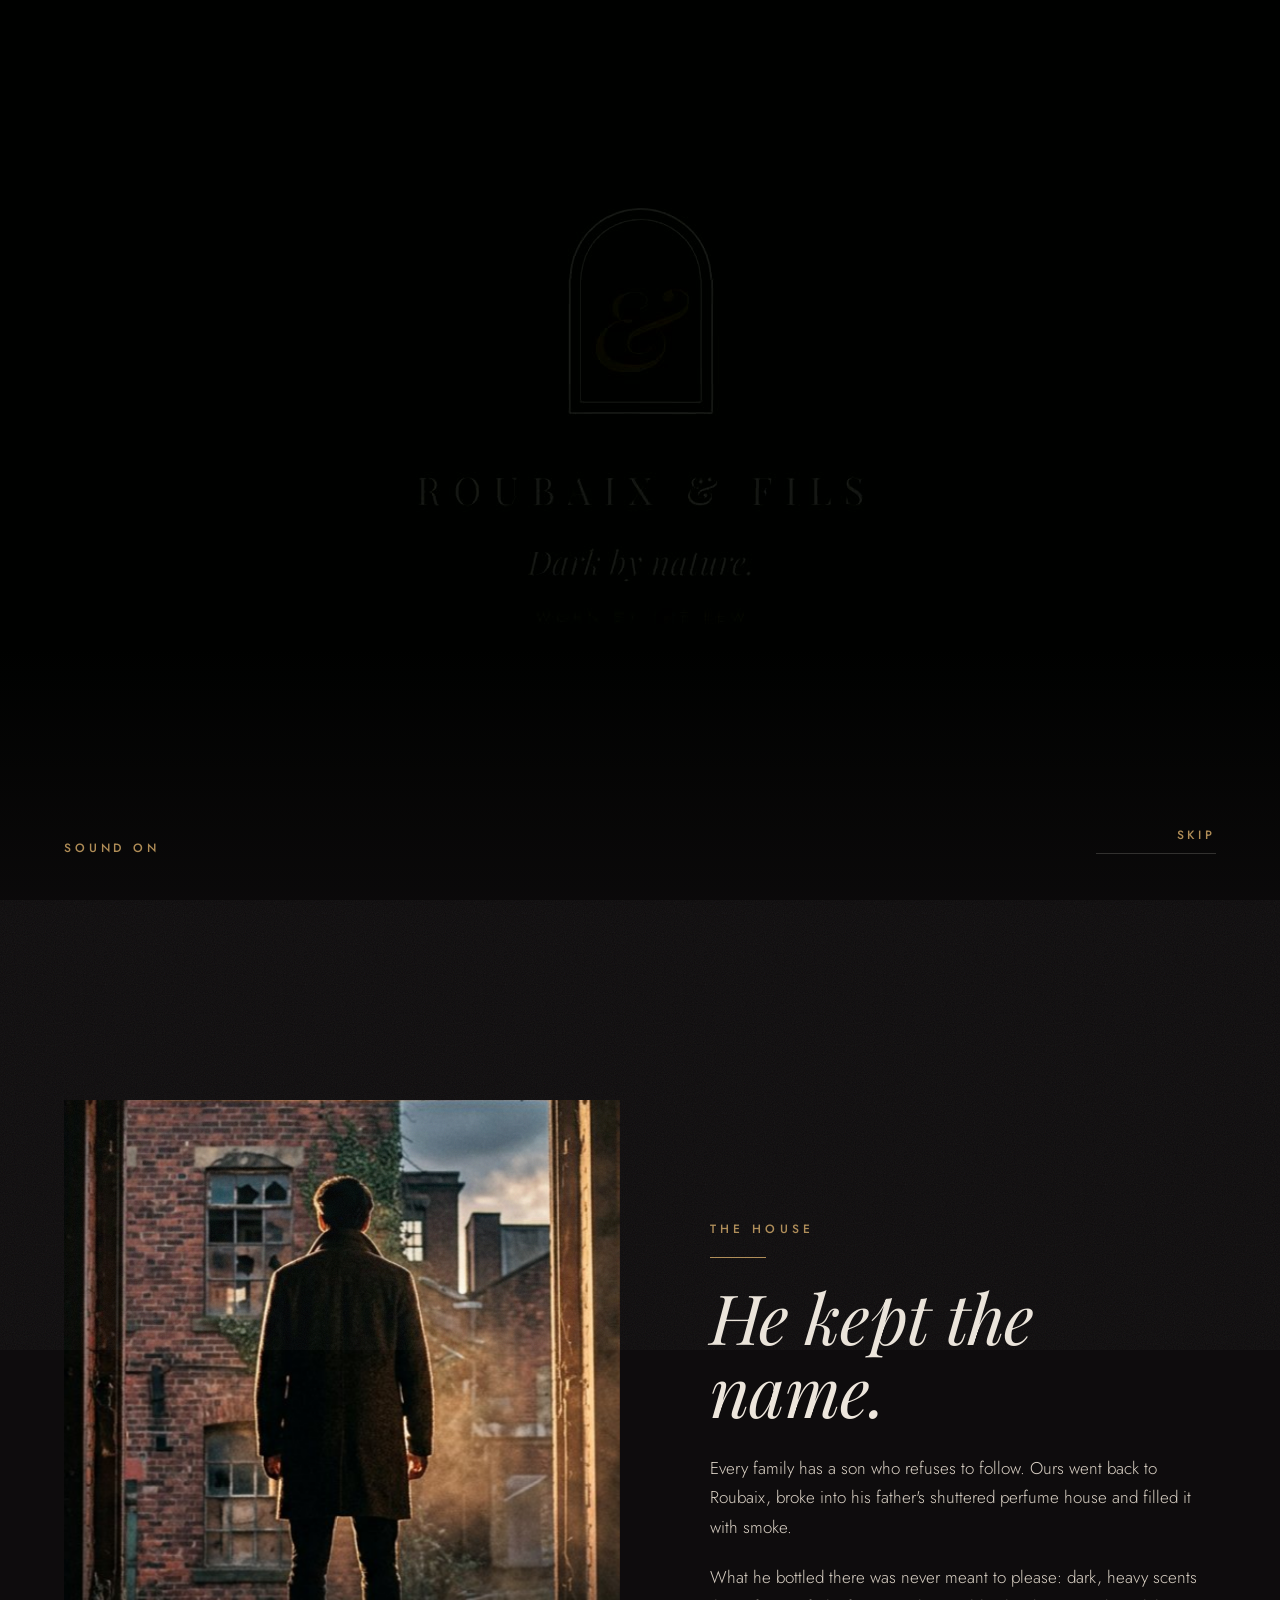
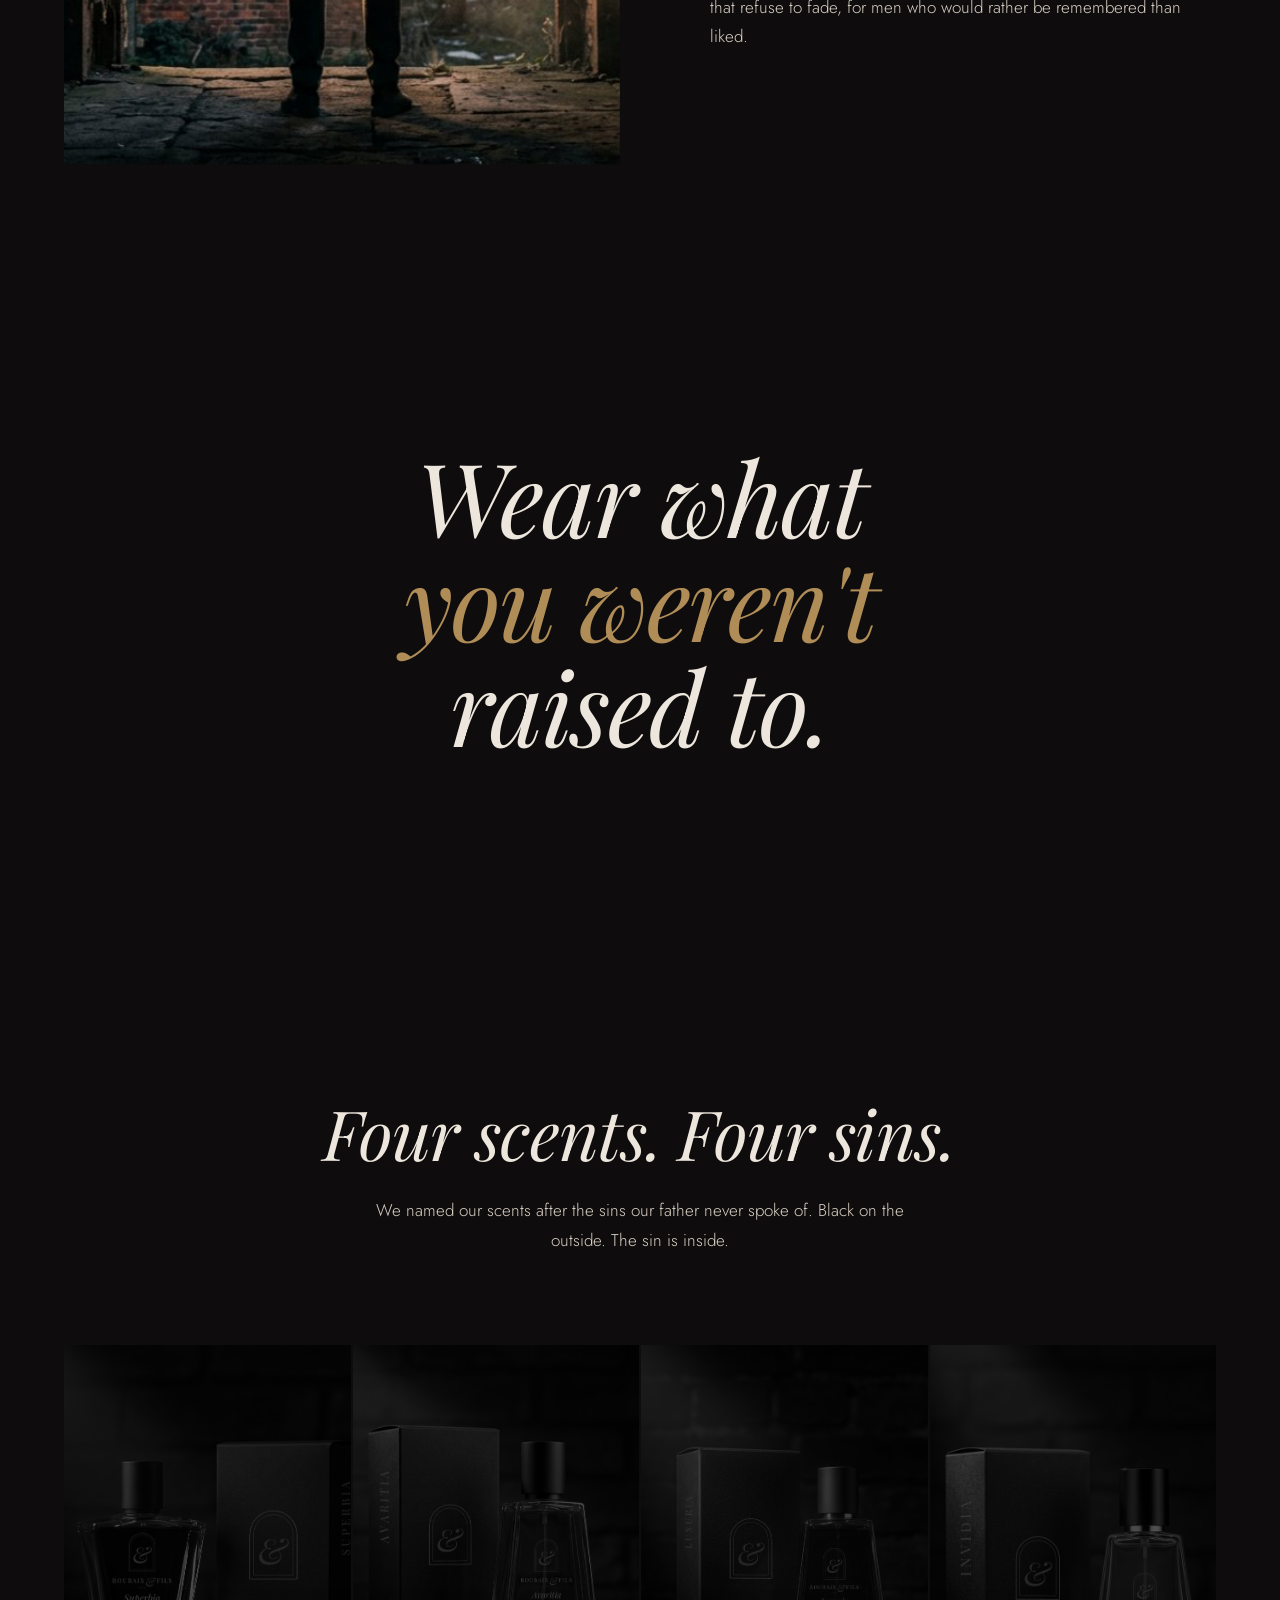
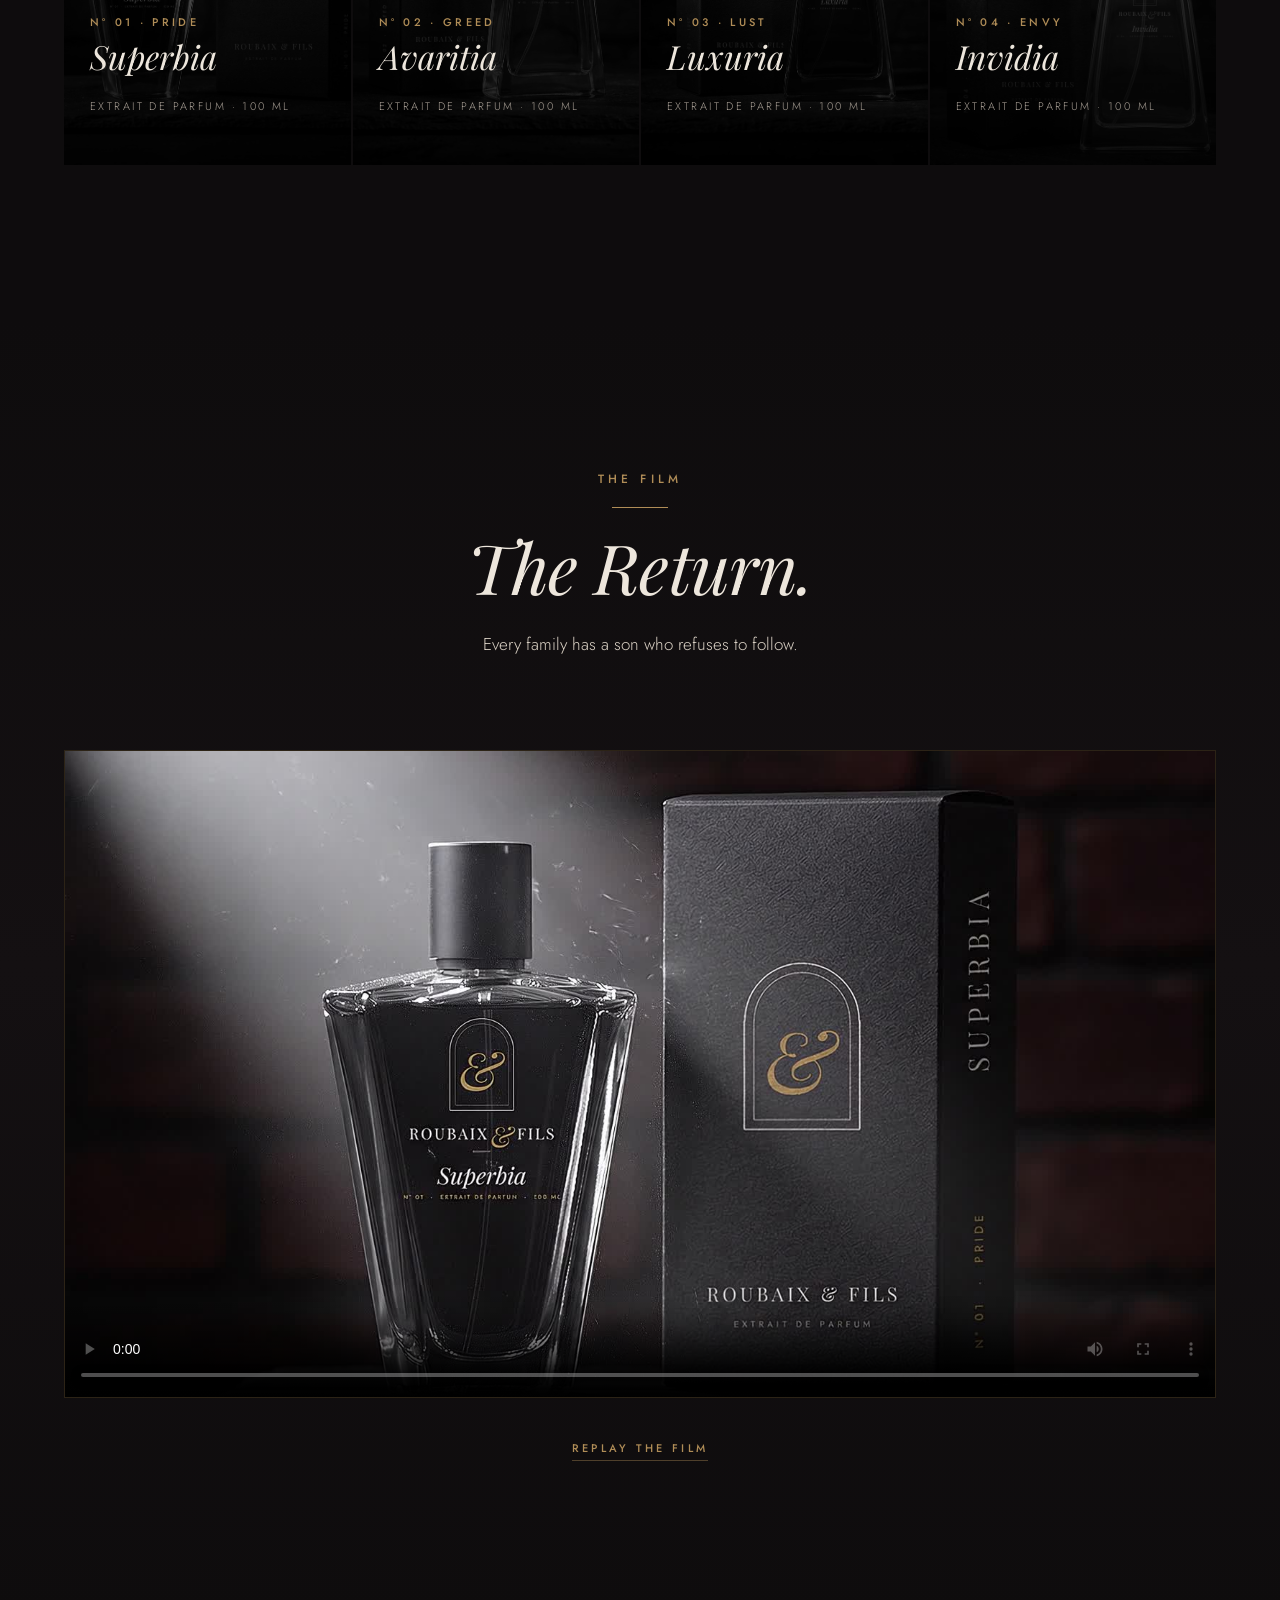
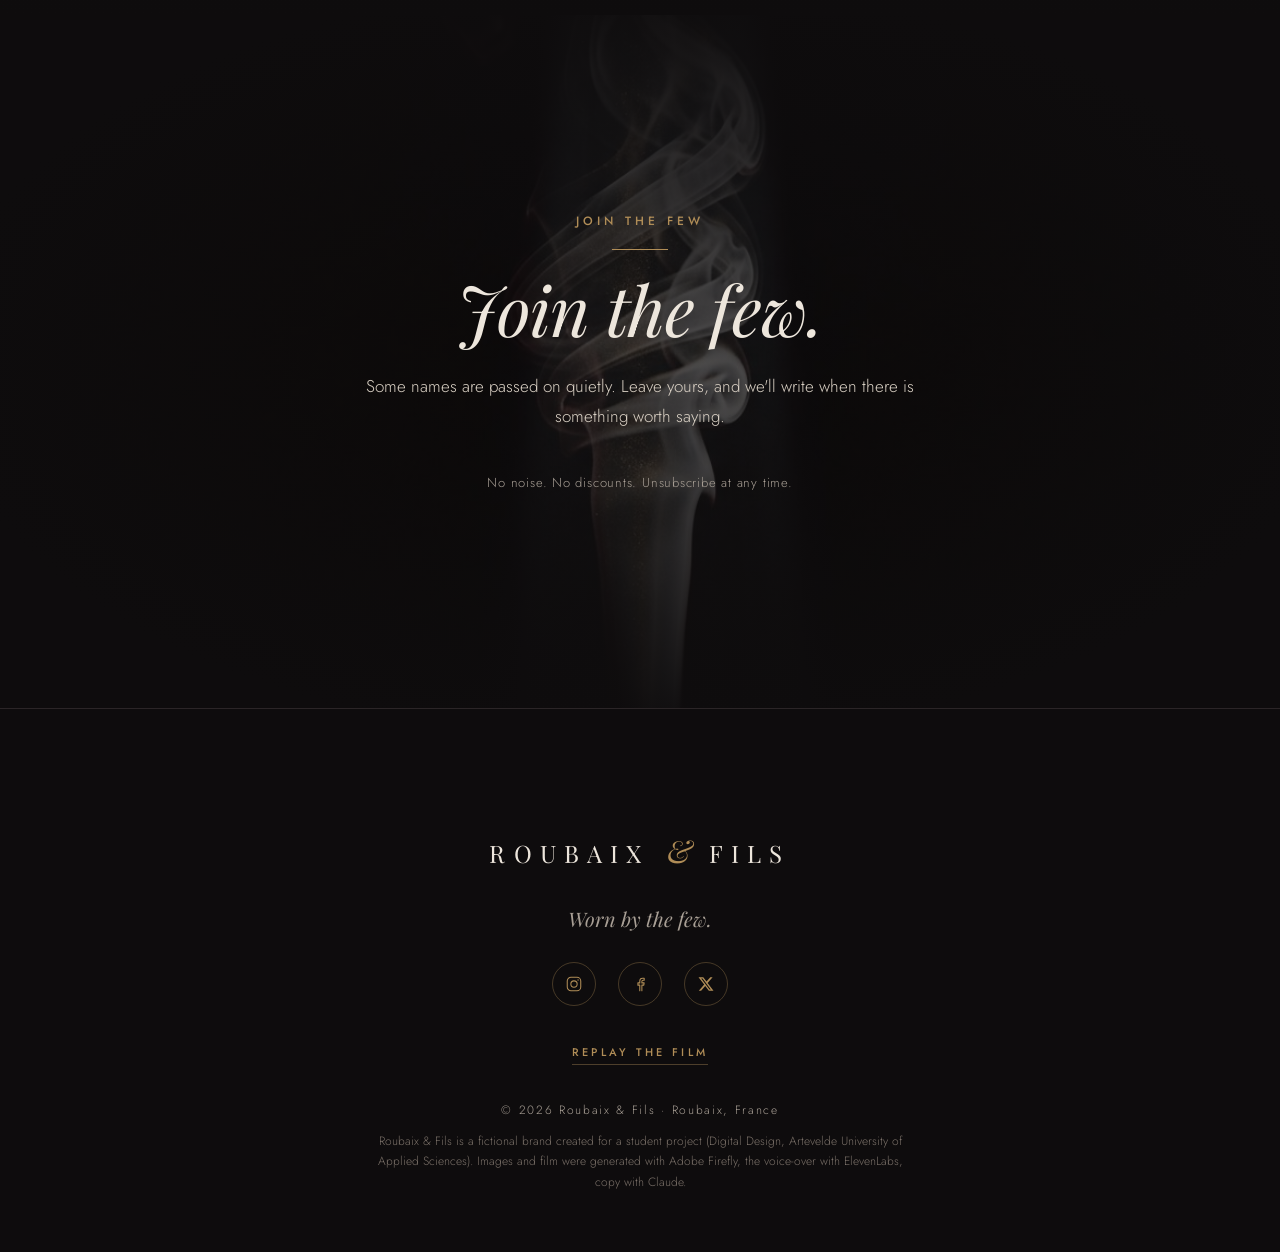
<file: index.html>
<!DOCTYPE html>
<html lang="en">
<head>
<meta charset="UTF-8">
<meta name="viewport" content="width=device-width, initial-scale=1.0">
<title>Roubaix &amp; Fils · Dark by nature.</title>
<meta name="description" content="Roubaix &amp; Fils is an independent perfume house from Roubaix. Four dark, heavy scents that refuse to fade. Worn by the few.">
<link rel="canonical" href="https://droeffieee.github.io/roubaix-et-fils/">
<meta name="theme-color" content="#0E0C0D">

<!-- Open Graph / Twitter -->
<meta property="og:type" content="website">
<meta property="og:site_name" content="Roubaix &amp; Fils">
<meta property="og:title" content="Roubaix &amp; Fils · Dark by nature.">
<meta property="og:description" content="Four dark, heavy scents that refuse to fade. Worn by the few.">
<meta property="og:url" content="https://droeffieee.github.io/roubaix-et-fils/">
<meta property="og:image" content="https://droeffieee.github.io/roubaix-et-fils/assets/collectie.jpg">
<meta name="twitter:card" content="summary_large_image">
<meta name="twitter:title" content="Roubaix &amp; Fils · Dark by nature.">
<meta name="twitter:description" content="Four dark, heavy scents that refuse to fade. Worn by the few.">
<meta name="twitter:image" content="https://droeffieee.github.io/roubaix-et-fils/assets/collectie.jpg">

<link rel="icon" href="assets/favicon.svg" type="image/svg+xml">
<link rel="icon" href="assets/favicon-32.png" sizes="32x32" type="image/png">
<link rel="apple-touch-icon" href="assets/apple-touch-icon.png">

<link rel="preconnect" href="https://fonts.googleapis.com">
<link rel="preconnect" href="https://fonts.gstatic.com" crossorigin>
<link href="https://fonts.googleapis.com/css2?family=Jost:wght@300;400;500&family=Playfair+Display:ital,wght@0,400;0,500;1,400;1,500&display=swap" rel="stylesheet">
<link rel="preload" as="image" href="assets/intro-poster.jpg">
<link rel="stylesheet" href="style.css">

<!-- MailerLite Universal -->
<script>
    (function(w,d,e,u,f,l,n){w[f]=w[f]||function(){(w[f].q=w[f].q||[])
    .push(arguments);},l=d.createElement(e),l.async=1,l.src=u,
    n=d.getElementsByTagName(e)[0],n.parentNode.insertBefore(l,n);})
    (window,document,'script','https://assets.mailerlite.com/js/universal.js','ml');
    ml('account', '2748209');
</script>
<!-- End MailerLite Universal -->

<script type="application/ld+json">
{
  "@context": "https://schema.org",
  "@graph": [
    {
      "@type": "Organization",
      "@id": "https://droeffieee.github.io/roubaix-et-fils/#org",
      "name": "Roubaix & Fils",
      "url": "https://droeffieee.github.io/roubaix-et-fils/",
      "slogan": "Dark by nature.",
      "description": "Independent perfume house from Roubaix. Four dark, heavy scents that refuse to fade.",
      "logo": "https://droeffieee.github.io/roubaix-et-fils/assets/collectie.jpg",
      "address": { "@type": "PostalAddress", "addressLocality": "Roubaix", "addressCountry": "FR" }
    },
    { "@type": "Product", "name": "Superbia · Nº 01", "category": "Extrait de Parfum", "description": "Pride. The darkest scent we make, for the man who never asks for permission.", "image": "https://droeffieee.github.io/roubaix-et-fils/assets/superbia.jpg", "brand": { "@id": "https://droeffieee.github.io/roubaix-et-fils/#org" } },
    { "@type": "Product", "name": "Avaritia · Nº 02", "category": "Extrait de Parfum", "description": "Greed. Warm, rich and golden, for the man who always wants a little more.", "image": "https://droeffieee.github.io/roubaix-et-fils/assets/avaritia.jpg", "brand": { "@id": "https://droeffieee.github.io/roubaix-et-fils/#org" } },
    { "@type": "Product", "name": "Luxuria · Nº 03", "category": "Extrait de Parfum", "description": "Lust. Close to the skin and hard to forget.", "image": "https://droeffieee.github.io/roubaix-et-fils/assets/luxuria.jpg", "brand": { "@id": "https://droeffieee.github.io/roubaix-et-fils/#org" } },
    { "@type": "Product", "name": "Invidia · Nº 04", "category": "Extrait de Parfum", "description": "Envy. The scent others will want for themselves.", "image": "https://droeffieee.github.io/roubaix-et-fils/assets/invidia.jpg", "brand": { "@id": "https://droeffieee.github.io/roubaix-et-fils/#org" } }
  ]
}
</script>
<script>
  /* Intro vóór de eerste paint markeren, zodat de pagina niet even flitst */
  try {
    var rm = window.matchMedia('(prefers-reduced-motion: reduce)').matches;
    if (!rm && !sessionStorage.getItem('rf-intro-seen')) document.documentElement.classList.add('has-intro');
  } catch (e) {}
</script>
</head>
<body>

<!-- ===== Intro: de brandfilm als laadscherm ===== -->
<div class="intro" id="intro" role="dialog" aria-modal="true" aria-label="Roubaix &amp; Fils, The Return (brand film)">
  <video class="intro__video" id="introVideo" src="assets/film-intro.mp4" poster="assets/intro-poster.jpg" muted playsinline preload="auto"></video>
  <div class="intro__veil"></div>
  <button class="intro__btn intro__sound" id="introSound" type="button" aria-pressed="false">Sound on</button>
  <button class="intro__btn intro__skip" id="introSkip" type="button">
    Skip
    <span class="intro__progress" aria-hidden="true"><span id="introBar"></span></span>
  </button>
</div>

<div class="grain" aria-hidden="true"></div>
<div class="scrollline" aria-hidden="true"><span id="scrollBar"></span></div>
<div class="cursor" id="cursor" aria-hidden="true"></div>

<!-- ===== Navigatie ===== -->
<header class="nav" id="nav">
  <a class="wordmark" href="#top" aria-label="Roubaix &amp; Fils, back to top">ROUBAIX <em>&amp;</em> FILS</a>
  <nav aria-label="Main">
    <ul class="nav__links">
      <li><a href="#house">The House</a></li>
      <li><a href="#collection">The Collection</a></li>
      <li><a href="#film">The Film</a></li>
    </ul>
  </nav>
  <a class="btn btn--small" href="#join">Join the few</a>
</header>

<main id="top">

  <!-- ===== Hero ===== -->
  <section class="hero" aria-labelledby="hero-title">
    <video class="hero__video" src="assets/hero-loop.mp4" poster="assets/hero-vrachtwagen.jpg" autoplay muted loop playsinline preload="metadata" aria-hidden="true"></video>
    <div class="hero__shade"></div>
    <div class="hero__content">
      <svg class="logo" viewBox="0 0 120 172" aria-hidden="true">
        <path d="M6 166 V60 A54 54 0 0 1 114 60 V166 Z" fill="none" stroke="#EDE6DC" stroke-width="2.2"/>
        <path d="M14 158 V60 A46 46 0 0 1 106 60 V158 Z" fill="none" stroke="#EDE6DC" stroke-width="1.1" opacity=".85"/>
        <text x="60" y="122" text-anchor="middle" font-family="'Playfair Display',Georgia,serif" font-style="italic" font-size="74" fill="#B08D57">&amp;</text>
      </svg>
      <p class="eyebrow reveal">Maison de parfum · Roubaix</p>
      <h1 id="hero-title" class="hero__title reveal">Dark by nature.</h1>
      <p class="hero__sub reveal">Four dark, heavy scents that refuse to fade.</p>
      <div class="hero__ctas reveal">
        <a class="btn" href="#join">Join the few</a>
        <a class="btn btn--ghost" href="#film">Watch the film</a>
      </div>
    </div>
    <a class="hero__scroll" href="#house" aria-label="Scroll to the story"><span></span></a>
  </section>

  <!-- ===== The House ===== -->
  <section class="house" id="house" aria-labelledby="house-title">
    <figure class="house__media reveal">
      <img src="assets/verhaal-zoon.jpg" alt="The son standing in the doorway of the abandoned perfume house in Roubaix, seen from behind" loading="lazy" data-parallax>
    </figure>
    <div class="house__text">
      <p class="label reveal">The House</p>
      <h2 id="house-title" class="h2 reveal">He kept the name.</h2>
      <p class="body reveal">Every family has a son who refuses to follow. Ours went back to Roubaix, broke into his father's shuttered perfume house and filled it with smoke.</p>
      <p class="body reveal">What he bottled there was never meant to please: dark, heavy scents that refuse to fade, for men who would rather be remembered than liked.</p>
    </div>
  </section>

  <section class="quote" aria-label="Brand statement">
    <p class="quote__text reveal"><span>Wear what</span> <span>you weren't</span> <span>raised to.</span></p>
  </section>

  <!-- ===== The Collection ===== -->
  <section class="collection" id="collection" aria-labelledby="collection-title">
    <div class="section-head">
      <p class="label reveal">The Collection</p>
      <h2 id="collection-title" class="h2 reveal">Four scents. Four sins.</h2>
      <p class="body body--center reveal">We named our scents after the sins our father never spoke of. Black on the outside. The sin is inside.</p>
    </div>

    <ul class="cards">
      <li class="card reveal" style="--sin:#3a0f1c">
        <a class="card__link" href="superbia.html" aria-label="Superbia, discover the scent">
        <div class="card__media"><img src="assets/superbia.jpg" alt="Superbia Nº 01, black bottle and black box on slate" loading="lazy"></div>
        <div class="card__sin" aria-hidden="true"></div>
        <div class="card__body">
          <p class="card__no">Nº 01 · Pride</p>
          <h3 class="card__name">Superbia</h3>
          <p class="card__line">The darkest scent we make, for the man who never asks for permission.</p>
          <p class="card__meta">Extrait de Parfum · 100 ml <span class="card__more">Discover →</span></p>
        </div>
        </a>
      </li>
      <li class="card reveal" style="--sin:#8a5a1c">
        <a class="card__link" href="avaritia.html" aria-label="Avaritia, discover the scent">
        <div class="card__media"><img src="assets/avaritia.jpg" alt="Avaritia Nº 02, amber bottle and black box on slate" loading="lazy"></div>
        <div class="card__sin" aria-hidden="true"></div>
        <div class="card__body">
          <p class="card__no">Nº 02 · Greed</p>
          <h3 class="card__name">Avaritia</h3>
          <p class="card__line">Warm, rich and golden, for the man who always wants a little more.</p>
          <p class="card__meta">Extrait de Parfum · 100 ml <span class="card__more">Discover →</span></p>
        </div>
        </a>
      </li>
      <li class="card reveal" style="--sin:#4b1f5e">
        <a class="card__link" href="luxuria.html" aria-label="Luxuria, discover the scent">
        <div class="card__media"><img src="assets/luxuria.jpg" alt="Luxuria Nº 03, violet bottle and black box on slate" loading="lazy"></div>
        <div class="card__sin" aria-hidden="true"></div>
        <div class="card__body">
          <p class="card__no">Nº 03 · Lust</p>
          <h3 class="card__name">Luxuria</h3>
          <p class="card__line">Close to the skin and hard to forget.</p>
          <p class="card__meta">Extrait de Parfum · 100 ml <span class="card__more">Discover →</span></p>
        </div>
        </a>
      </li>
      <li class="card reveal" style="--sin:#3d4521">
        <a class="card__link" href="invidia.html" aria-label="Invidia, discover the scent">
        <div class="card__media"><img src="assets/invidia.jpg" alt="Invidia Nº 04, pale green bottle and black box on slate" loading="lazy"></div>
        <div class="card__sin" aria-hidden="true"></div>
        <div class="card__body">
          <p class="card__no">Nº 04 · Envy</p>
          <h3 class="card__name">Invidia</h3>
          <p class="card__line">The scent others will want for themselves.</p>
          <p class="card__meta">Extrait de Parfum · 100 ml <span class="card__more">Discover →</span></p>
        </div>
        </a>
      </li>
    </ul>
  </section>

  <!-- ===== The Film ===== -->
  <section class="film" id="film" aria-labelledby="film-title">
    <div class="section-head">
      <p class="label reveal">The Film</p>
      <h2 id="film-title" class="h2 reveal">The Return.</h2>
      <p class="body body--center reveal">Every family has a son who refuses to follow.</p>
    </div>
    <div class="film__frame reveal">
      <video src="assets/film-the-return.mp4" poster="assets/film-poster.jpg" controls playsinline preload="metadata" aria-label="The Return, brand film of Roubaix &amp; Fils, 23 seconds"></video>
    </div>
    <button class="textlink replay" type="button">Replay the film</button>
  </section>

  <!-- ===== Join the few ===== -->
  <section class="join" id="join" aria-labelledby="join-title">
    <div class="join__bg" aria-hidden="true"></div>
    <div class="join__inner">
      <p class="label reveal">Join the few</p>
      <h2 id="join-title" class="h2 reveal">Join the few.</h2>
      <p class="body body--center reveal">Some names are passed on quietly. Leave yours, and we'll write when there is something worth saying.</p>
      <div class="join__form reveal">
        <div class="ml-embedded" data-form="ifwpIW"></div>
      </div>
      <p class="small reveal">No noise. No discounts. Unsubscribe at any time.</p>
    </div>
  </section>

</main>

<!-- ===== Footer ===== -->
<footer class="footer">
  <p class="wordmark wordmark--large">ROUBAIX <em>&amp;</em> FILS</p>
  <p class="footer__tag">Worn by the few.</p>
  <ul class="socials" aria-label="Roubaix &amp; Fils on social media">
    <li><a href="https://www.instagram.com/accounts/login/" target="_blank" rel="noopener" aria-label="Instagram"><svg viewBox="0 0 24 24" aria-hidden="true"><rect x="3" y="3" width="18" height="18" rx="5"/><circle cx="12" cy="12" r="4.2"/><circle cx="17.4" cy="6.6" r=".9" class="dot"/></svg></a></li>
    <li><a href="https://www.facebook.com/login/" target="_blank" rel="noopener" aria-label="Facebook"><svg viewBox="0 0 24 24" aria-hidden="true"><path d="M14.5 21v-7.5h2.6l.4-3h-3V8.6c0-.9.3-1.5 1.6-1.5h1.5V4.4c-.3 0-1.2-.1-2.2-.1-2.2 0-3.7 1.3-3.7 3.8v2.4H9.2v3h2.5V21"/></svg></a></li>
    <li><a href="https://x.com/i/flow/login" target="_blank" rel="noopener" aria-label="X"><svg viewBox="0 0 24 24" aria-hidden="true" class="fill"><path d="M17.75 3h3.07l-6.7 7.66L22 21h-6.17l-4.83-6.32L5.47 21H2.4l7.17-8.2L2 3h6.33l4.37 5.77L17.75 3zm-1.08 16.2h1.7L7.4 4.7H5.58l11.09 14.5z"/></svg></a></li>
  </ul>
  <button class="textlink replay" type="button">Replay the film</button>
  <p class="footer__copy">© 2026 Roubaix &amp; Fils · Roubaix, France</p>
  <p class="footer__note">Roubaix &amp; Fils is a fictional brand created for a student project (Digital Design, Artevelde University of Applied Sciences). Images and film were generated with Adobe Firefly, the voice-over with ElevenLabs, copy with Claude.</p>
</footer>

<script src="script.js"></script>
</body>
</html>
</file>
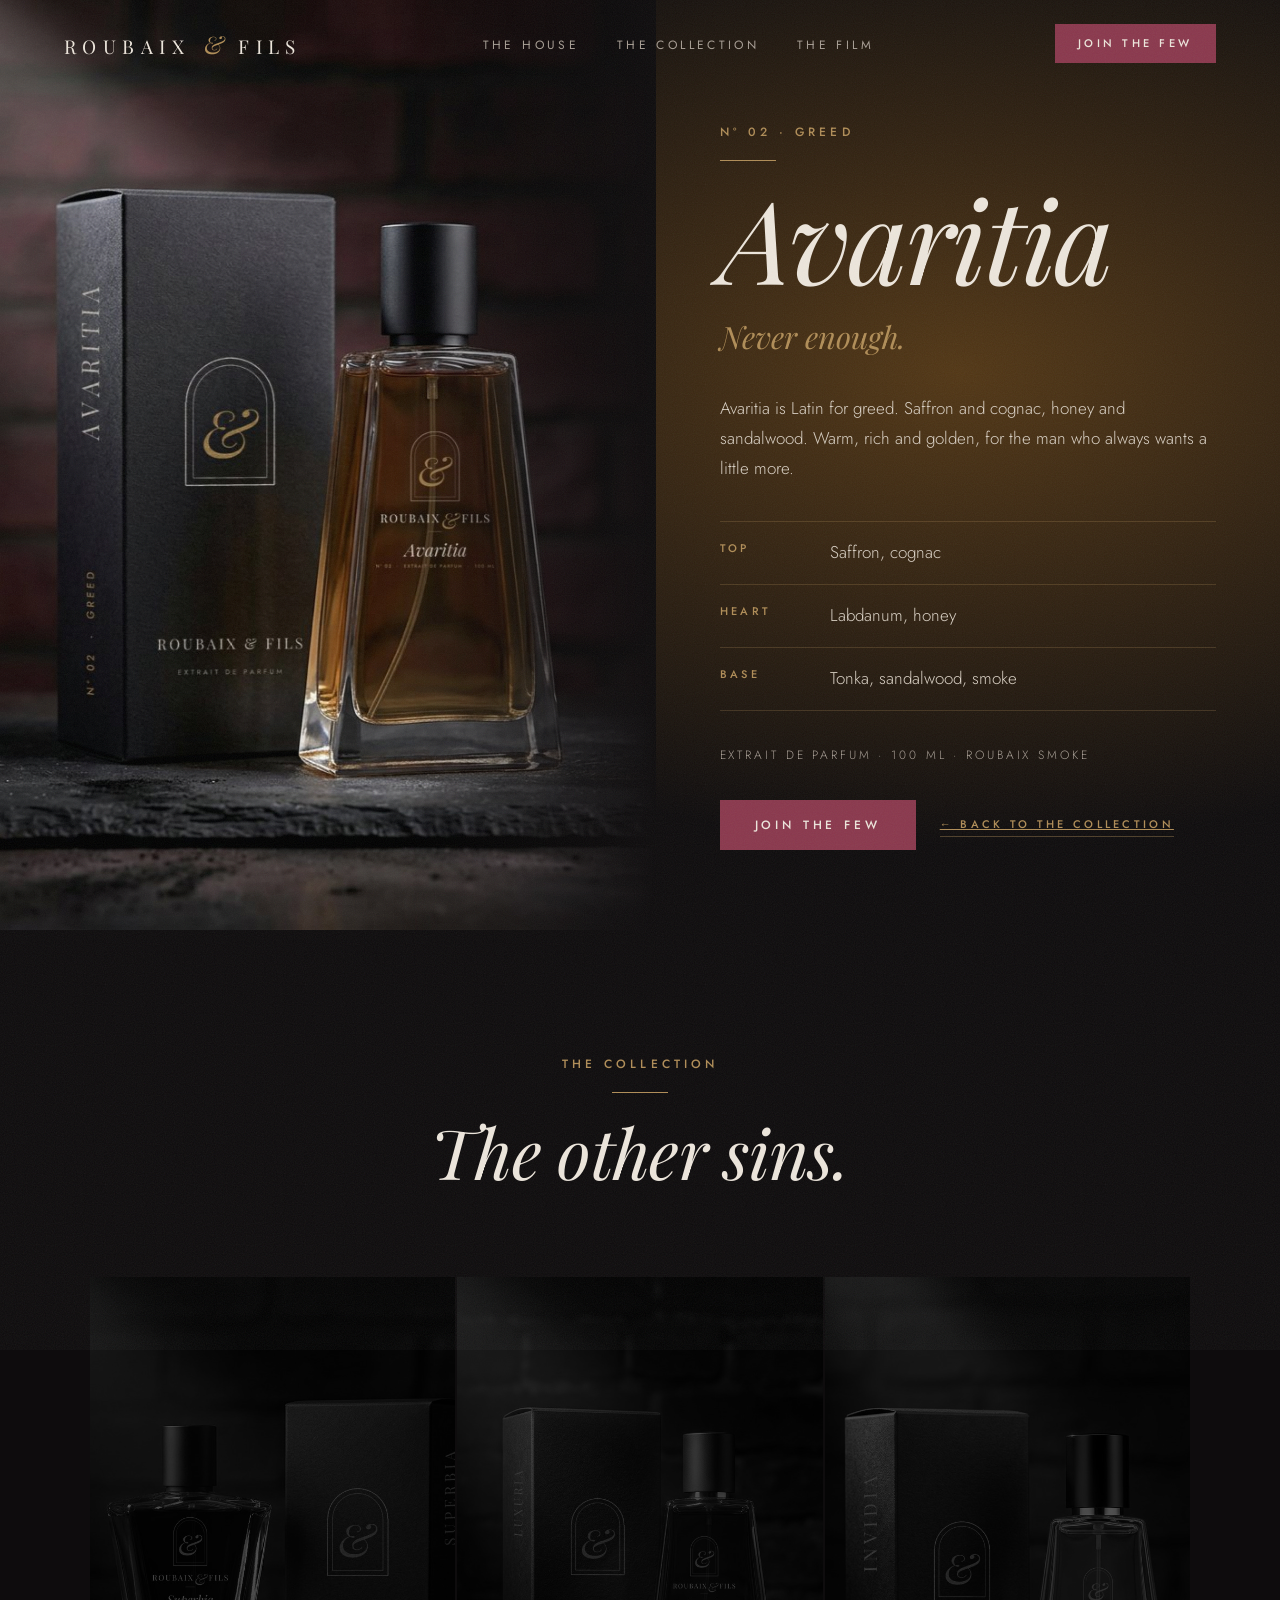
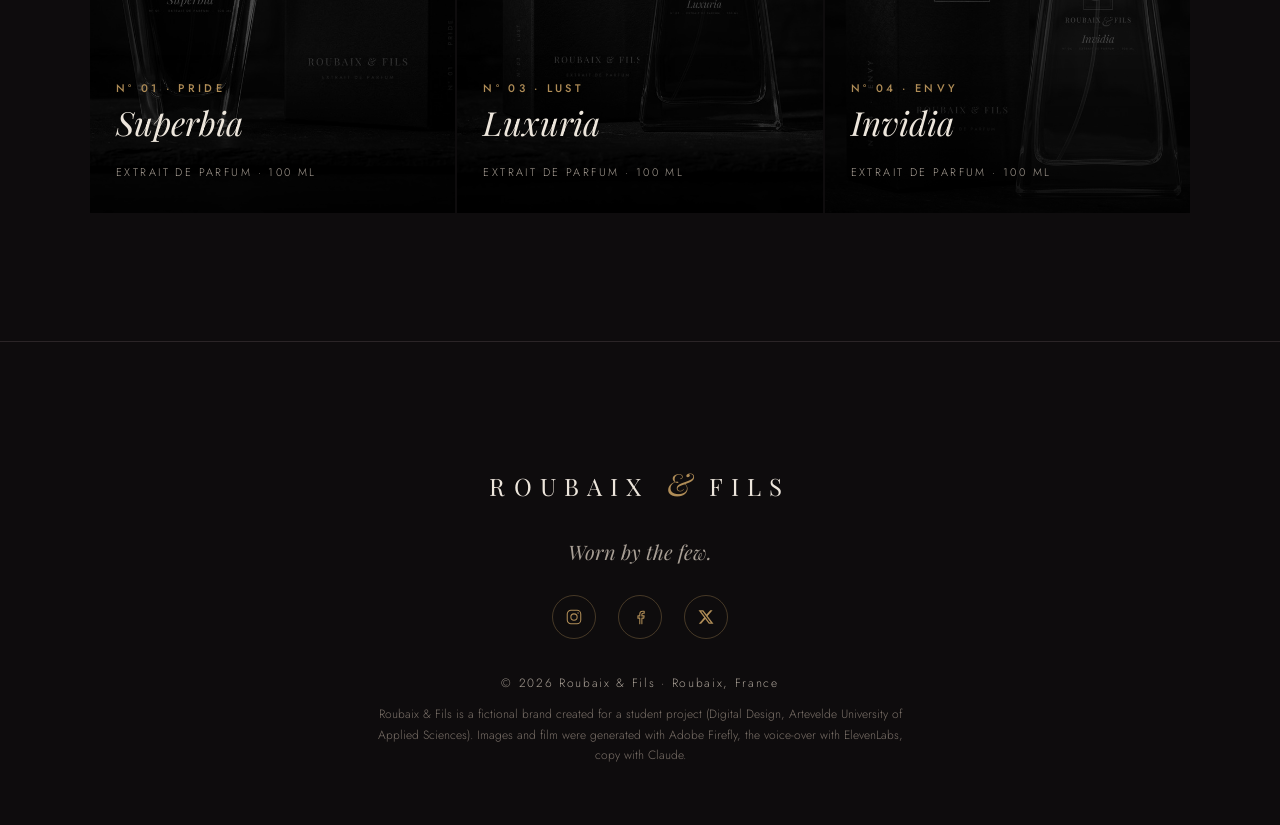
<file: avaritia.html>
<!DOCTYPE html>
<html lang="en">
<head>
<meta charset="UTF-8">
<meta name="viewport" content="width=device-width, initial-scale=1.0">
<title>Avaritia · Nº 02 · Roubaix &amp; Fils</title>
<meta name="description" content="Avaritia is Latin for greed. Saffron and cognac, honey and sandalwood. Warm, rich and golden, for the man who always wants a little more.">
<link rel="canonical" href="https://droeffieee.github.io/roubaix-et-fils/avaritia.html">
<meta name="theme-color" content="#0E0C0D">
<meta property="og:type" content="product">
<meta property="og:site_name" content="Roubaix &amp; Fils">
<meta property="og:title" content="Avaritia · Nº 02 · Greed">
<meta property="og:description" content="Never enough. Avaritia is Latin for greed. Saffron and cognac, honey and sandalwood. Warm, rich and golden, for the man who always wants a little more.">
<meta property="og:url" content="https://droeffieee.github.io/roubaix-et-fils/avaritia.html">
<meta property="og:image" content="https://droeffieee.github.io/roubaix-et-fils/assets/avaritia.jpg">
<meta name="twitter:card" content="summary_large_image">
<link rel="icon" href="assets/favicon.svg" type="image/svg+xml">
<link rel="icon" href="assets/favicon-32.png" sizes="32x32" type="image/png">
<link rel="apple-touch-icon" href="assets/apple-touch-icon.png">
<link rel="preconnect" href="https://fonts.googleapis.com">
<link rel="preconnect" href="https://fonts.gstatic.com" crossorigin>
<link href="https://fonts.googleapis.com/css2?family=Jost:wght@300;400;500&family=Playfair+Display:ital,wght@0,400;0,500;1,400;1,500&display=swap" rel="stylesheet">
<link rel="preload" as="image" href="assets/avaritia.jpg">
<link rel="stylesheet" href="style.css">
<script type="application/ld+json">
{"@context":"https://schema.org","@type":"Product","name":"Avaritia · Nº 02","category":"Extrait de Parfum","description":"Avaritia is Latin for greed. Saffron and cognac, honey and sandalwood. Warm, rich and golden, for the man who always wants a little more.","image":"https://droeffieee.github.io/roubaix-et-fils/assets/avaritia.jpg","brand":{"@type":"Brand","name":"Roubaix & Fils"},"url":"https://droeffieee.github.io/roubaix-et-fils/avaritia.html"}
</script>
</head>
<body>
<div class="grain" aria-hidden="true"></div>
<div class="scrollline" aria-hidden="true"><span id="scrollBar"></span></div>
<div class="cursor" id="cursor" aria-hidden="true"></div>

<header class="nav" id="nav">
  <a class="wordmark" href="index.html" aria-label="Roubaix &amp; Fils, back to top">ROUBAIX <em>&amp;</em> FILS</a>
  <nav aria-label="Main">
    <ul class="nav__links">
      <li><a href="index.html#house">The House</a></li>
      <li><a href="index.html#collection">The Collection</a></li>
      <li><a href="index.html#film">The Film</a></li>
    </ul>
  </nav>
  <a class="btn btn--small" href="index.html#join">Join the few</a>
</header>

<main>
  <section class="product" style="--sin:#8a5a1c" aria-labelledby="product-title">
    <figure class="product__media">
      <img src="assets/avaritia.jpg" alt="Avaritia Nº 02, amber bottle and black box on slate">
    </figure>
    <div class="product__info">
      <p class="label reveal">Nº 02 · Greed</p>
      <h1 id="product-title" class="product__name reveal">Avaritia</h1>
      <p class="product__claim reveal">Never enough.</p>
      <p class="body reveal">Avaritia is Latin for greed. Saffron and cognac, honey and sandalwood. Warm, rich and golden, for the man who always wants a little more.</p>
      <dl class="notes reveal">
        <div><dt>Top</dt><dd>Saffron, cognac</dd></div>
        <div><dt>Heart</dt><dd>Labdanum, honey</dd></div>
        <div><dt>Base</dt><dd>Tonka, sandalwood, smoke</dd></div>
      </dl>
      <p class="product__meta reveal">Extrait de Parfum · 100 ml · Roubaix Smoke</p>
      <div class="product__ctas reveal">
        <a class="btn" href="index.html#join">Join the few</a>
        <a class="textlink product__back" href="index.html#collection">← Back to the collection</a>
      </div>
    </div>
  </section>

  <section class="others" aria-labelledby="others-title">
    <div class="section-head">
      <p class="label reveal">The Collection</p>
      <h2 id="others-title" class="h2 reveal">The other sins.</h2>
    </div>
    <ul class="cards">
      <li class="card reveal" style="--sin:#3a0f1c">
        <a class="card__link" href="superbia.html" aria-label="Superbia, discover the scent">
        <div class="card__media"><img src="assets/superbia.jpg" alt="Superbia Nº 01" loading="lazy"></div>
        <div class="card__sin" aria-hidden="true"></div>
        <div class="card__body">
          <p class="card__no">Nº 01 · Pride</p>
          <h3 class="card__name">Superbia</h3>
          <p class="card__line">The darkest scent we make, for the man who never asks for permission.</p>
          <p class="card__meta">Extrait de Parfum · 100 ml <span class="card__more">Discover →</span></p>
        </div>
        </a>
      </li>
      <li class="card reveal" style="--sin:#4b1f5e">
        <a class="card__link" href="luxuria.html" aria-label="Luxuria, discover the scent">
        <div class="card__media"><img src="assets/luxuria.jpg" alt="Luxuria Nº 03" loading="lazy"></div>
        <div class="card__sin" aria-hidden="true"></div>
        <div class="card__body">
          <p class="card__no">Nº 03 · Lust</p>
          <h3 class="card__name">Luxuria</h3>
          <p class="card__line">Close to the skin and hard to forget.</p>
          <p class="card__meta">Extrait de Parfum · 100 ml <span class="card__more">Discover →</span></p>
        </div>
        </a>
      </li>
      <li class="card reveal" style="--sin:#3d4521">
        <a class="card__link" href="invidia.html" aria-label="Invidia, discover the scent">
        <div class="card__media"><img src="assets/invidia.jpg" alt="Invidia Nº 04" loading="lazy"></div>
        <div class="card__sin" aria-hidden="true"></div>
        <div class="card__body">
          <p class="card__no">Nº 04 · Envy</p>
          <h3 class="card__name">Invidia</h3>
          <p class="card__line">The scent others will want for themselves.</p>
          <p class="card__meta">Extrait de Parfum · 100 ml <span class="card__more">Discover →</span></p>
        </div>
        </a>
      </li>
    </ul>
  </section>
</main>

<footer class="footer">
  <p class="wordmark wordmark--large">ROUBAIX <em>&amp;</em> FILS</p>
  <p class="footer__tag">Worn by the few.</p>
  <ul class="socials" aria-label="Roubaix &amp; Fils on social media">
    <li><a href="https://www.instagram.com/accounts/login/" target="_blank" rel="noopener" aria-label="Instagram"><svg viewBox="0 0 24 24" aria-hidden="true"><rect x="3" y="3" width="18" height="18" rx="5"/><circle cx="12" cy="12" r="4.2"/><circle cx="17.4" cy="6.6" r=".9" class="dot"/></svg></a></li>
    <li><a href="https://www.facebook.com/login/" target="_blank" rel="noopener" aria-label="Facebook"><svg viewBox="0 0 24 24" aria-hidden="true"><path d="M14.5 21v-7.5h2.6l.4-3h-3V8.6c0-.9.3-1.5 1.6-1.5h1.5V4.4c-.3 0-1.2-.1-2.2-.1-2.2 0-3.7 1.3-3.7 3.8v2.4H9.2v3h2.5V21"/></svg></a></li>
    <li><a href="https://x.com/i/flow/login" target="_blank" rel="noopener" aria-label="X"><svg viewBox="0 0 24 24" aria-hidden="true" class="fill"><path d="M17.75 3h3.07l-6.7 7.66L22 21h-6.17l-4.83-6.32L5.47 21H2.4l7.17-8.2L2 3h6.33l4.37 5.77L17.75 3zm-1.08 16.2h1.7L7.4 4.7H5.58l11.09 14.5z"/></svg></a></li>
  </ul>
  <p class="footer__copy">© 2026 Roubaix &amp; Fils · Roubaix, France</p>
  <p class="footer__note">Roubaix &amp; Fils is a fictional brand created for a student project (Digital Design, Artevelde University of Applied Sciences). Images and film were generated with Adobe Firefly, the voice-over with ElevenLabs, copy with Claude.</p>
</footer>

<script src="script.js"></script>
</body>
</html>
</file>
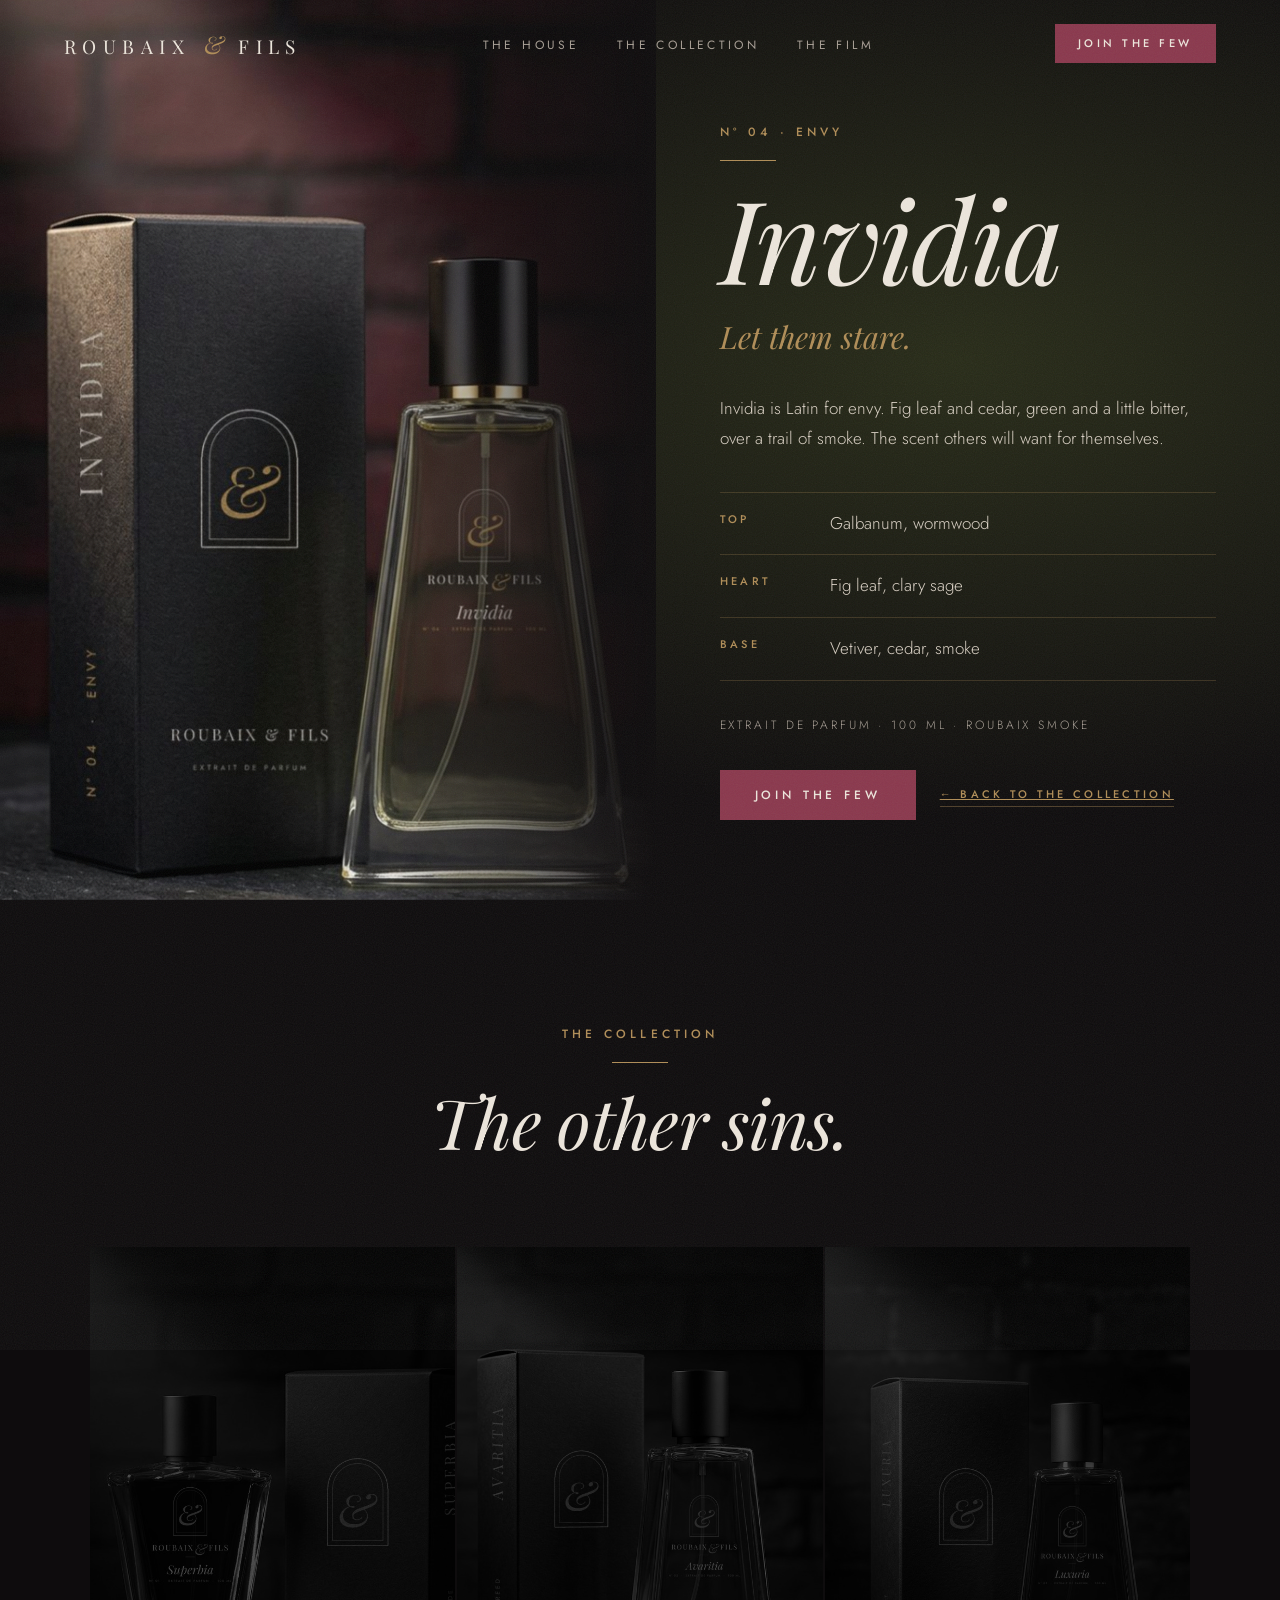
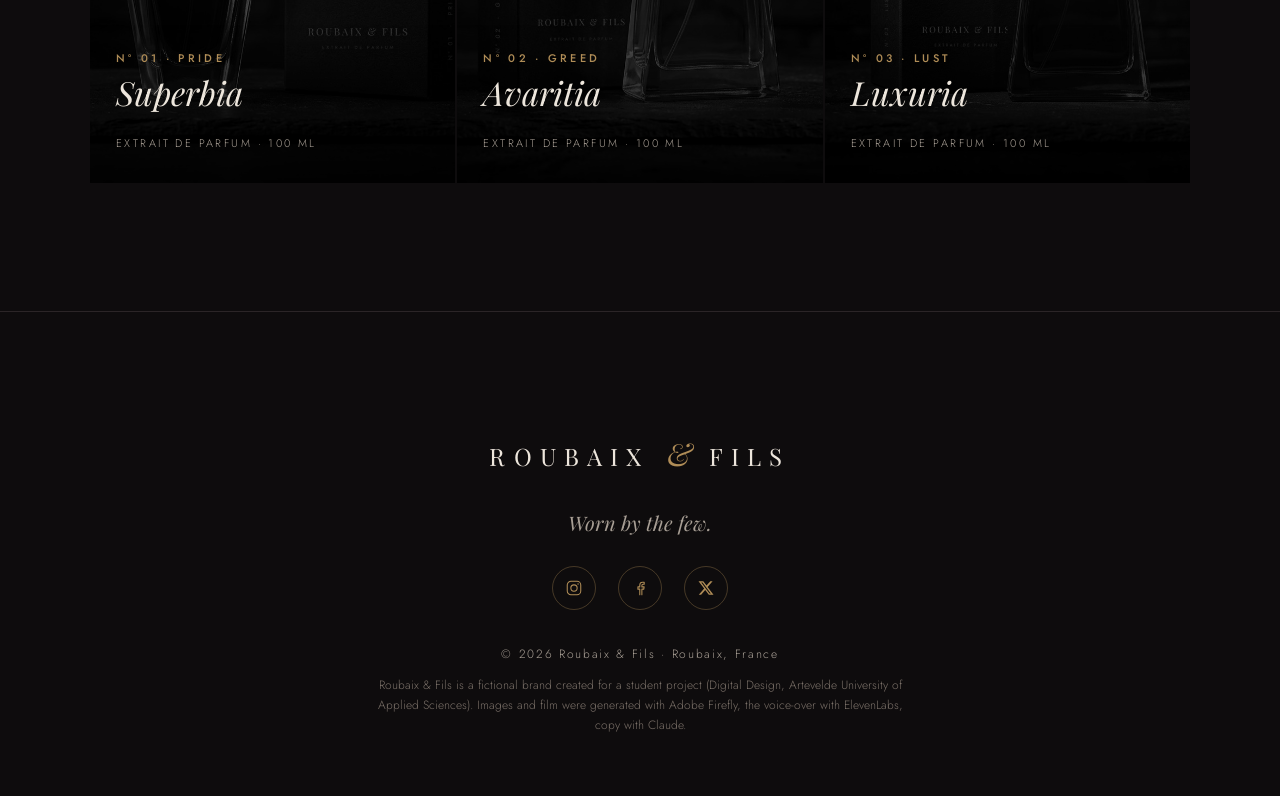
<file: invidia.html>
<!DOCTYPE html>
<html lang="en">
<head>
<meta charset="UTF-8">
<meta name="viewport" content="width=device-width, initial-scale=1.0">
<title>Invidia · Nº 04 · Roubaix &amp; Fils</title>
<meta name="description" content="Invidia is Latin for envy. Fig leaf and cedar, green and a little bitter, over a trail of smoke. The scent others will want for themselves.">
<link rel="canonical" href="https://droeffieee.github.io/roubaix-et-fils/invidia.html">
<meta name="theme-color" content="#0E0C0D">
<meta property="og:type" content="product">
<meta property="og:site_name" content="Roubaix &amp; Fils">
<meta property="og:title" content="Invidia · Nº 04 · Envy">
<meta property="og:description" content="Let them stare. Invidia is Latin for envy. Fig leaf and cedar, green and a little bitter, over a trail of smoke. The scent others will want for themselves.">
<meta property="og:url" content="https://droeffieee.github.io/roubaix-et-fils/invidia.html">
<meta property="og:image" content="https://droeffieee.github.io/roubaix-et-fils/assets/invidia.jpg">
<meta name="twitter:card" content="summary_large_image">
<link rel="icon" href="assets/favicon.svg" type="image/svg+xml">
<link rel="icon" href="assets/favicon-32.png" sizes="32x32" type="image/png">
<link rel="apple-touch-icon" href="assets/apple-touch-icon.png">
<link rel="preconnect" href="https://fonts.googleapis.com">
<link rel="preconnect" href="https://fonts.gstatic.com" crossorigin>
<link href="https://fonts.googleapis.com/css2?family=Jost:wght@300;400;500&family=Playfair+Display:ital,wght@0,400;0,500;1,400;1,500&display=swap" rel="stylesheet">
<link rel="preload" as="image" href="assets/invidia.jpg">
<link rel="stylesheet" href="style.css">
<script type="application/ld+json">
{"@context":"https://schema.org","@type":"Product","name":"Invidia · Nº 04","category":"Extrait de Parfum","description":"Invidia is Latin for envy. Fig leaf and cedar, green and a little bitter, over a trail of smoke. The scent others will want for themselves.","image":"https://droeffieee.github.io/roubaix-et-fils/assets/invidia.jpg","brand":{"@type":"Brand","name":"Roubaix & Fils"},"url":"https://droeffieee.github.io/roubaix-et-fils/invidia.html"}
</script>
</head>
<body>
<div class="grain" aria-hidden="true"></div>
<div class="scrollline" aria-hidden="true"><span id="scrollBar"></span></div>
<div class="cursor" id="cursor" aria-hidden="true"></div>

<header class="nav" id="nav">
  <a class="wordmark" href="index.html" aria-label="Roubaix &amp; Fils, back to top">ROUBAIX <em>&amp;</em> FILS</a>
  <nav aria-label="Main">
    <ul class="nav__links">
      <li><a href="index.html#house">The House</a></li>
      <li><a href="index.html#collection">The Collection</a></li>
      <li><a href="index.html#film">The Film</a></li>
    </ul>
  </nav>
  <a class="btn btn--small" href="index.html#join">Join the few</a>
</header>

<main>
  <section class="product" style="--sin:#3d4521" aria-labelledby="product-title">
    <figure class="product__media">
      <img src="assets/invidia.jpg" alt="Invidia Nº 04, pale green bottle and black box on slate">
    </figure>
    <div class="product__info">
      <p class="label reveal">Nº 04 · Envy</p>
      <h1 id="product-title" class="product__name reveal">Invidia</h1>
      <p class="product__claim reveal">Let them stare.</p>
      <p class="body reveal">Invidia is Latin for envy. Fig leaf and cedar, green and a little bitter, over a trail of smoke. The scent others will want for themselves.</p>
      <dl class="notes reveal">
        <div><dt>Top</dt><dd>Galbanum, wormwood</dd></div>
        <div><dt>Heart</dt><dd>Fig leaf, clary sage</dd></div>
        <div><dt>Base</dt><dd>Vetiver, cedar, smoke</dd></div>
      </dl>
      <p class="product__meta reveal">Extrait de Parfum · 100 ml · Roubaix Smoke</p>
      <div class="product__ctas reveal">
        <a class="btn" href="index.html#join">Join the few</a>
        <a class="textlink product__back" href="index.html#collection">← Back to the collection</a>
      </div>
    </div>
  </section>

  <section class="others" aria-labelledby="others-title">
    <div class="section-head">
      <p class="label reveal">The Collection</p>
      <h2 id="others-title" class="h2 reveal">The other sins.</h2>
    </div>
    <ul class="cards">
      <li class="card reveal" style="--sin:#3a0f1c">
        <a class="card__link" href="superbia.html" aria-label="Superbia, discover the scent">
        <div class="card__media"><img src="assets/superbia.jpg" alt="Superbia Nº 01" loading="lazy"></div>
        <div class="card__sin" aria-hidden="true"></div>
        <div class="card__body">
          <p class="card__no">Nº 01 · Pride</p>
          <h3 class="card__name">Superbia</h3>
          <p class="card__line">The darkest scent we make, for the man who never asks for permission.</p>
          <p class="card__meta">Extrait de Parfum · 100 ml <span class="card__more">Discover →</span></p>
        </div>
        </a>
      </li>
      <li class="card reveal" style="--sin:#8a5a1c">
        <a class="card__link" href="avaritia.html" aria-label="Avaritia, discover the scent">
        <div class="card__media"><img src="assets/avaritia.jpg" alt="Avaritia Nº 02" loading="lazy"></div>
        <div class="card__sin" aria-hidden="true"></div>
        <div class="card__body">
          <p class="card__no">Nº 02 · Greed</p>
          <h3 class="card__name">Avaritia</h3>
          <p class="card__line">Warm, rich and golden, for the man who always wants a little more.</p>
          <p class="card__meta">Extrait de Parfum · 100 ml <span class="card__more">Discover →</span></p>
        </div>
        </a>
      </li>
      <li class="card reveal" style="--sin:#4b1f5e">
        <a class="card__link" href="luxuria.html" aria-label="Luxuria, discover the scent">
        <div class="card__media"><img src="assets/luxuria.jpg" alt="Luxuria Nº 03" loading="lazy"></div>
        <div class="card__sin" aria-hidden="true"></div>
        <div class="card__body">
          <p class="card__no">Nº 03 · Lust</p>
          <h3 class="card__name">Luxuria</h3>
          <p class="card__line">Close to the skin and hard to forget.</p>
          <p class="card__meta">Extrait de Parfum · 100 ml <span class="card__more">Discover →</span></p>
        </div>
        </a>
      </li>
    </ul>
  </section>
</main>

<footer class="footer">
  <p class="wordmark wordmark--large">ROUBAIX <em>&amp;</em> FILS</p>
  <p class="footer__tag">Worn by the few.</p>
  <ul class="socials" aria-label="Roubaix &amp; Fils on social media">
    <li><a href="https://www.instagram.com/accounts/login/" target="_blank" rel="noopener" aria-label="Instagram"><svg viewBox="0 0 24 24" aria-hidden="true"><rect x="3" y="3" width="18" height="18" rx="5"/><circle cx="12" cy="12" r="4.2"/><circle cx="17.4" cy="6.6" r=".9" class="dot"/></svg></a></li>
    <li><a href="https://www.facebook.com/login/" target="_blank" rel="noopener" aria-label="Facebook"><svg viewBox="0 0 24 24" aria-hidden="true"><path d="M14.5 21v-7.5h2.6l.4-3h-3V8.6c0-.9.3-1.5 1.6-1.5h1.5V4.4c-.3 0-1.2-.1-2.2-.1-2.2 0-3.7 1.3-3.7 3.8v2.4H9.2v3h2.5V21"/></svg></a></li>
    <li><a href="https://x.com/i/flow/login" target="_blank" rel="noopener" aria-label="X"><svg viewBox="0 0 24 24" aria-hidden="true" class="fill"><path d="M17.75 3h3.07l-6.7 7.66L22 21h-6.17l-4.83-6.32L5.47 21H2.4l7.17-8.2L2 3h6.33l4.37 5.77L17.75 3zm-1.08 16.2h1.7L7.4 4.7H5.58l11.09 14.5z"/></svg></a></li>
  </ul>
  <p class="footer__copy">© 2026 Roubaix &amp; Fils · Roubaix, France</p>
  <p class="footer__note">Roubaix &amp; Fils is a fictional brand created for a student project (Digital Design, Artevelde University of Applied Sciences). Images and film were generated with Adobe Firefly, the voice-over with ElevenLabs, copy with Claude.</p>
</footer>

<script src="script.js"></script>
</body>
</html>
</file>
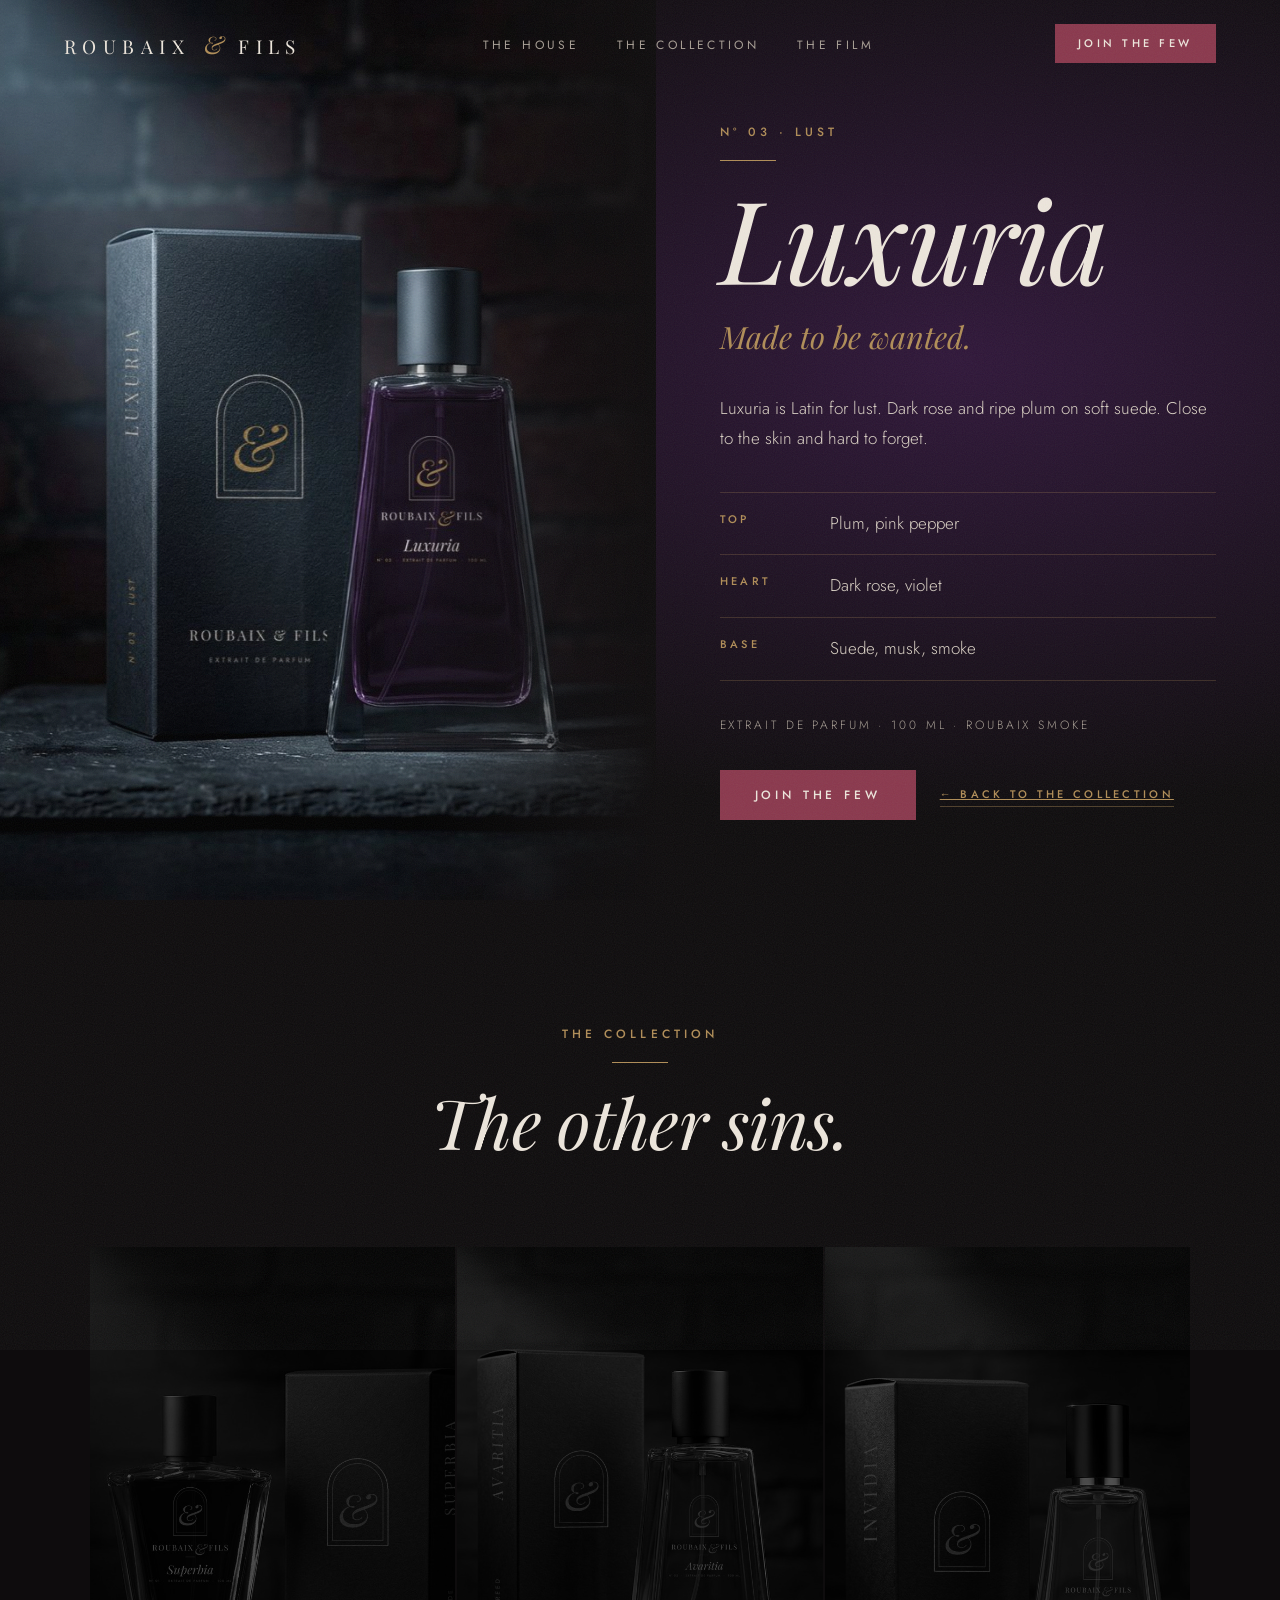
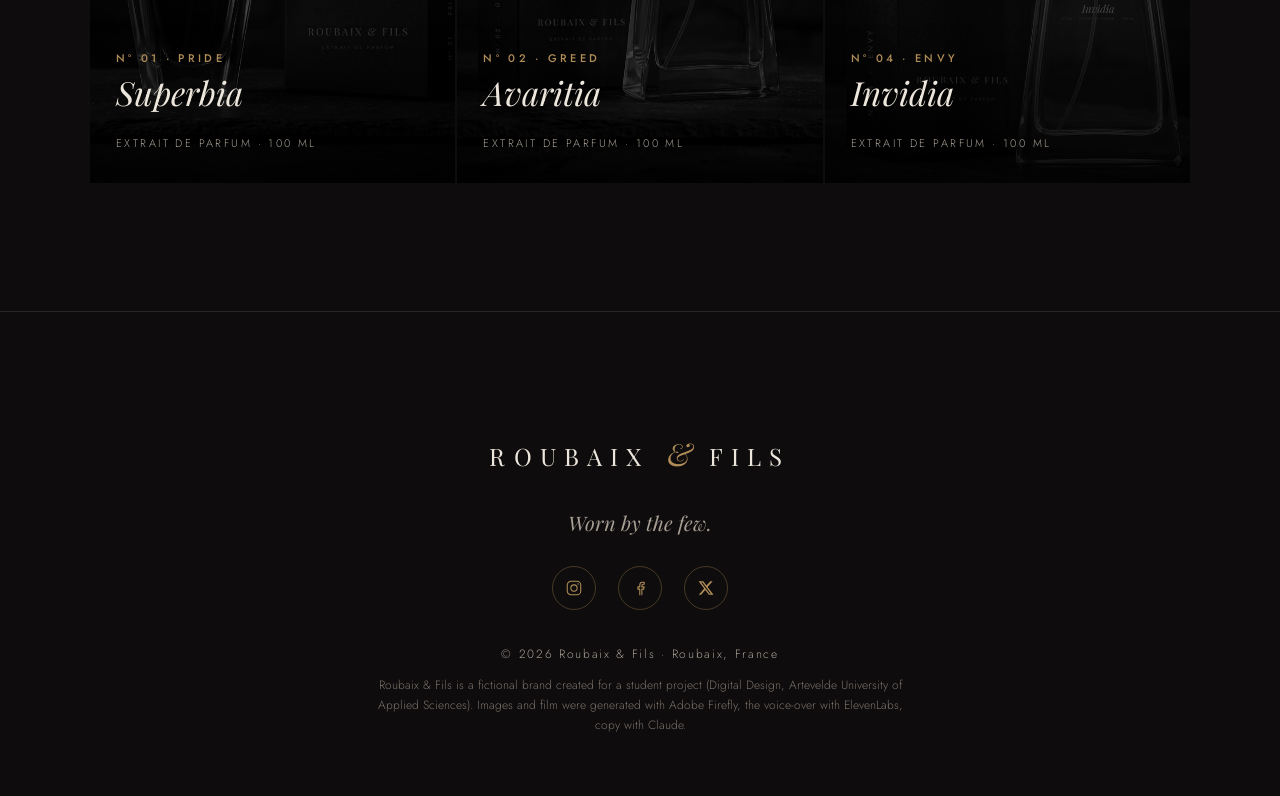
<file: luxuria.html>
<!DOCTYPE html>
<html lang="en">
<head>
<meta charset="UTF-8">
<meta name="viewport" content="width=device-width, initial-scale=1.0">
<title>Luxuria · Nº 03 · Roubaix &amp; Fils</title>
<meta name="description" content="Luxuria is Latin for lust. Dark rose and ripe plum on soft suede. Close to the skin and hard to forget.">
<link rel="canonical" href="https://droeffieee.github.io/roubaix-et-fils/luxuria.html">
<meta name="theme-color" content="#0E0C0D">
<meta property="og:type" content="product">
<meta property="og:site_name" content="Roubaix &amp; Fils">
<meta property="og:title" content="Luxuria · Nº 03 · Lust">
<meta property="og:description" content="Made to be wanted. Luxuria is Latin for lust. Dark rose and ripe plum on soft suede. Close to the skin and hard to forget.">
<meta property="og:url" content="https://droeffieee.github.io/roubaix-et-fils/luxuria.html">
<meta property="og:image" content="https://droeffieee.github.io/roubaix-et-fils/assets/luxuria.jpg">
<meta name="twitter:card" content="summary_large_image">
<link rel="icon" href="assets/favicon.svg" type="image/svg+xml">
<link rel="icon" href="assets/favicon-32.png" sizes="32x32" type="image/png">
<link rel="apple-touch-icon" href="assets/apple-touch-icon.png">
<link rel="preconnect" href="https://fonts.googleapis.com">
<link rel="preconnect" href="https://fonts.gstatic.com" crossorigin>
<link href="https://fonts.googleapis.com/css2?family=Jost:wght@300;400;500&family=Playfair+Display:ital,wght@0,400;0,500;1,400;1,500&display=swap" rel="stylesheet">
<link rel="preload" as="image" href="assets/luxuria.jpg">
<link rel="stylesheet" href="style.css">
<script type="application/ld+json">
{"@context":"https://schema.org","@type":"Product","name":"Luxuria · Nº 03","category":"Extrait de Parfum","description":"Luxuria is Latin for lust. Dark rose and ripe plum on soft suede. Close to the skin and hard to forget.","image":"https://droeffieee.github.io/roubaix-et-fils/assets/luxuria.jpg","brand":{"@type":"Brand","name":"Roubaix & Fils"},"url":"https://droeffieee.github.io/roubaix-et-fils/luxuria.html"}
</script>
</head>
<body>
<div class="grain" aria-hidden="true"></div>
<div class="scrollline" aria-hidden="true"><span id="scrollBar"></span></div>
<div class="cursor" id="cursor" aria-hidden="true"></div>

<header class="nav" id="nav">
  <a class="wordmark" href="index.html" aria-label="Roubaix &amp; Fils, back to top">ROUBAIX <em>&amp;</em> FILS</a>
  <nav aria-label="Main">
    <ul class="nav__links">
      <li><a href="index.html#house">The House</a></li>
      <li><a href="index.html#collection">The Collection</a></li>
      <li><a href="index.html#film">The Film</a></li>
    </ul>
  </nav>
  <a class="btn btn--small" href="index.html#join">Join the few</a>
</header>

<main>
  <section class="product" style="--sin:#4b1f5e" aria-labelledby="product-title">
    <figure class="product__media">
      <img src="assets/luxuria.jpg" alt="Luxuria Nº 03, violet bottle and black box on slate">
    </figure>
    <div class="product__info">
      <p class="label reveal">Nº 03 · Lust</p>
      <h1 id="product-title" class="product__name reveal">Luxuria</h1>
      <p class="product__claim reveal">Made to be wanted.</p>
      <p class="body reveal">Luxuria is Latin for lust. Dark rose and ripe plum on soft suede. Close to the skin and hard to forget.</p>
      <dl class="notes reveal">
        <div><dt>Top</dt><dd>Plum, pink pepper</dd></div>
        <div><dt>Heart</dt><dd>Dark rose, violet</dd></div>
        <div><dt>Base</dt><dd>Suede, musk, smoke</dd></div>
      </dl>
      <p class="product__meta reveal">Extrait de Parfum · 100 ml · Roubaix Smoke</p>
      <div class="product__ctas reveal">
        <a class="btn" href="index.html#join">Join the few</a>
        <a class="textlink product__back" href="index.html#collection">← Back to the collection</a>
      </div>
    </div>
  </section>

  <section class="others" aria-labelledby="others-title">
    <div class="section-head">
      <p class="label reveal">The Collection</p>
      <h2 id="others-title" class="h2 reveal">The other sins.</h2>
    </div>
    <ul class="cards">
      <li class="card reveal" style="--sin:#3a0f1c">
        <a class="card__link" href="superbia.html" aria-label="Superbia, discover the scent">
        <div class="card__media"><img src="assets/superbia.jpg" alt="Superbia Nº 01" loading="lazy"></div>
        <div class="card__sin" aria-hidden="true"></div>
        <div class="card__body">
          <p class="card__no">Nº 01 · Pride</p>
          <h3 class="card__name">Superbia</h3>
          <p class="card__line">The darkest scent we make, for the man who never asks for permission.</p>
          <p class="card__meta">Extrait de Parfum · 100 ml <span class="card__more">Discover →</span></p>
        </div>
        </a>
      </li>
      <li class="card reveal" style="--sin:#8a5a1c">
        <a class="card__link" href="avaritia.html" aria-label="Avaritia, discover the scent">
        <div class="card__media"><img src="assets/avaritia.jpg" alt="Avaritia Nº 02" loading="lazy"></div>
        <div class="card__sin" aria-hidden="true"></div>
        <div class="card__body">
          <p class="card__no">Nº 02 · Greed</p>
          <h3 class="card__name">Avaritia</h3>
          <p class="card__line">Warm, rich and golden, for the man who always wants a little more.</p>
          <p class="card__meta">Extrait de Parfum · 100 ml <span class="card__more">Discover →</span></p>
        </div>
        </a>
      </li>
      <li class="card reveal" style="--sin:#3d4521">
        <a class="card__link" href="invidia.html" aria-label="Invidia, discover the scent">
        <div class="card__media"><img src="assets/invidia.jpg" alt="Invidia Nº 04" loading="lazy"></div>
        <div class="card__sin" aria-hidden="true"></div>
        <div class="card__body">
          <p class="card__no">Nº 04 · Envy</p>
          <h3 class="card__name">Invidia</h3>
          <p class="card__line">The scent others will want for themselves.</p>
          <p class="card__meta">Extrait de Parfum · 100 ml <span class="card__more">Discover →</span></p>
        </div>
        </a>
      </li>
    </ul>
  </section>
</main>

<footer class="footer">
  <p class="wordmark wordmark--large">ROUBAIX <em>&amp;</em> FILS</p>
  <p class="footer__tag">Worn by the few.</p>
  <ul class="socials" aria-label="Roubaix &amp; Fils on social media">
    <li><a href="https://www.instagram.com/accounts/login/" target="_blank" rel="noopener" aria-label="Instagram"><svg viewBox="0 0 24 24" aria-hidden="true"><rect x="3" y="3" width="18" height="18" rx="5"/><circle cx="12" cy="12" r="4.2"/><circle cx="17.4" cy="6.6" r=".9" class="dot"/></svg></a></li>
    <li><a href="https://www.facebook.com/login/" target="_blank" rel="noopener" aria-label="Facebook"><svg viewBox="0 0 24 24" aria-hidden="true"><path d="M14.5 21v-7.5h2.6l.4-3h-3V8.6c0-.9.3-1.5 1.6-1.5h1.5V4.4c-.3 0-1.2-.1-2.2-.1-2.2 0-3.7 1.3-3.7 3.8v2.4H9.2v3h2.5V21"/></svg></a></li>
    <li><a href="https://x.com/i/flow/login" target="_blank" rel="noopener" aria-label="X"><svg viewBox="0 0 24 24" aria-hidden="true" class="fill"><path d="M17.75 3h3.07l-6.7 7.66L22 21h-6.17l-4.83-6.32L5.47 21H2.4l7.17-8.2L2 3h6.33l4.37 5.77L17.75 3zm-1.08 16.2h1.7L7.4 4.7H5.58l11.09 14.5z"/></svg></a></li>
  </ul>
  <p class="footer__copy">© 2026 Roubaix &amp; Fils · Roubaix, France</p>
  <p class="footer__note">Roubaix &amp; Fils is a fictional brand created for a student project (Digital Design, Artevelde University of Applied Sciences). Images and film were generated with Adobe Firefly, the voice-over with ElevenLabs, copy with Claude.</p>
</footer>

<script src="script.js"></script>
</body>
</html>
</file>
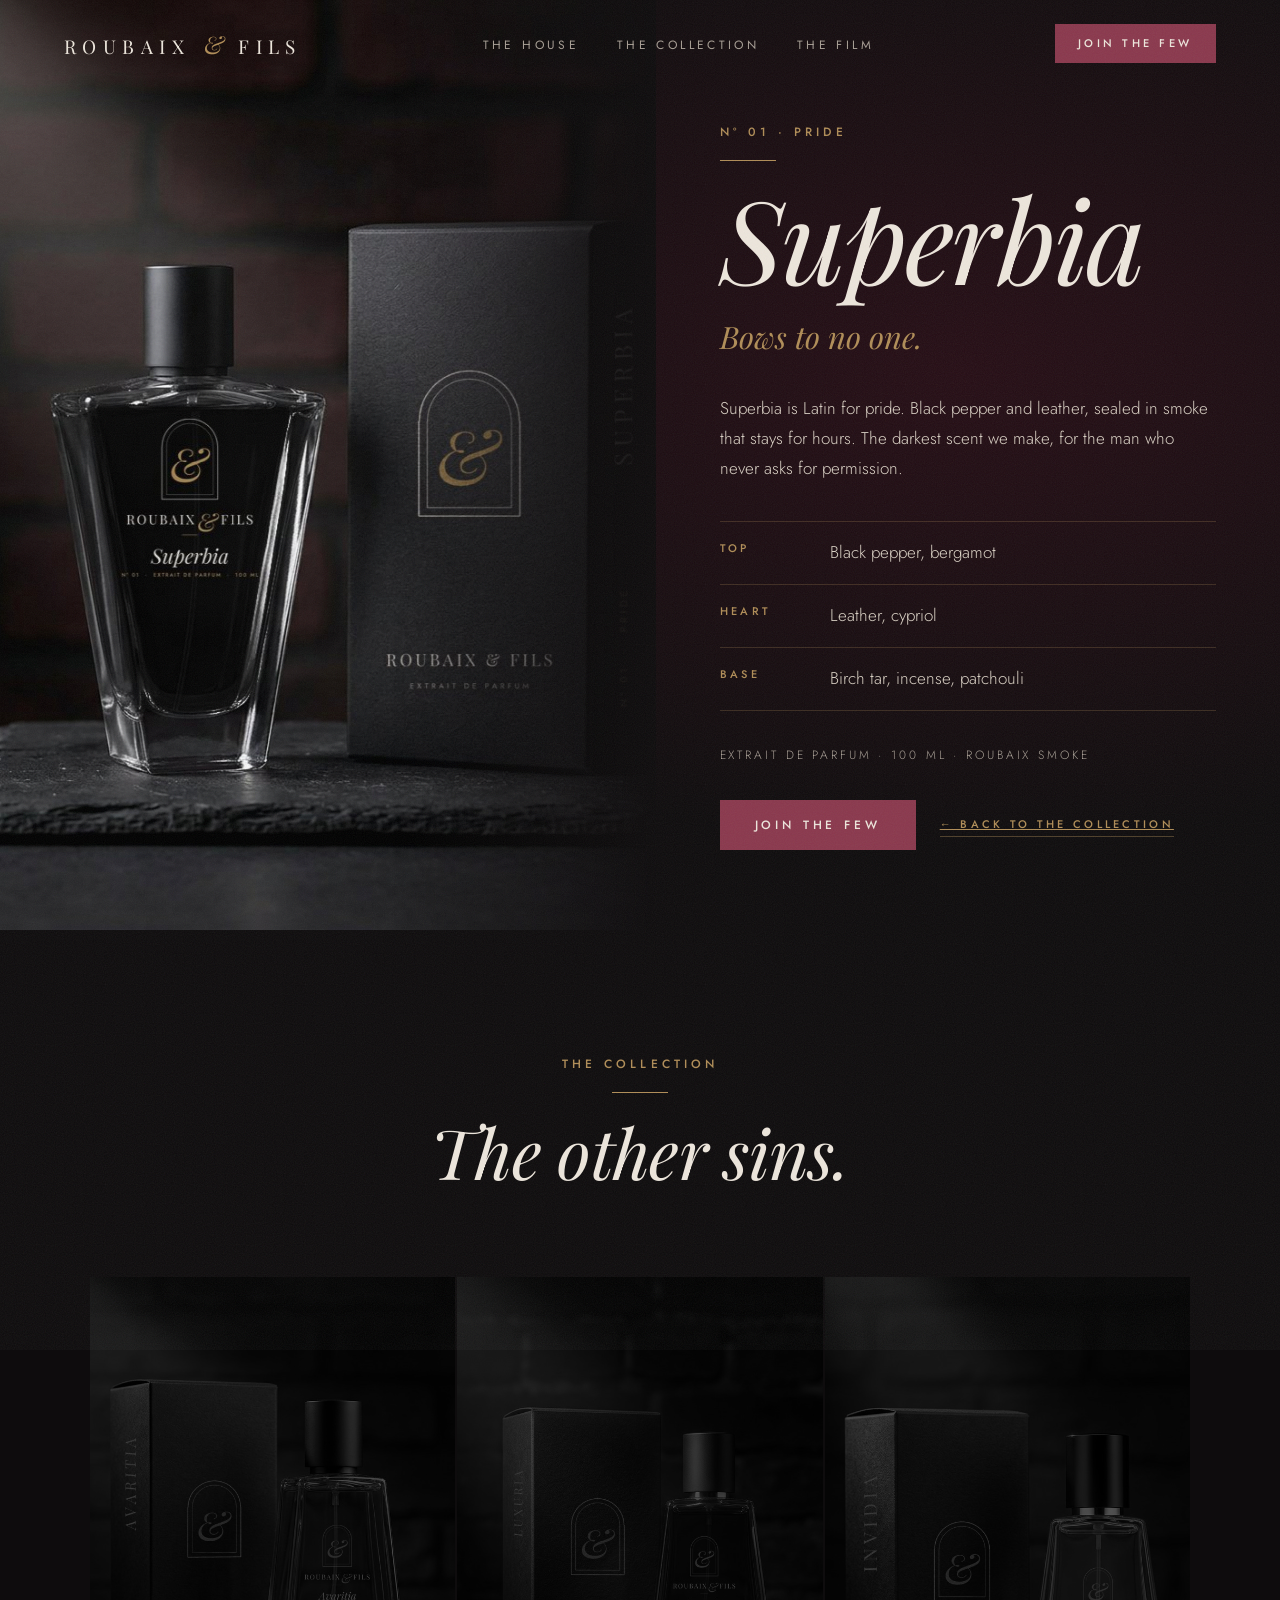
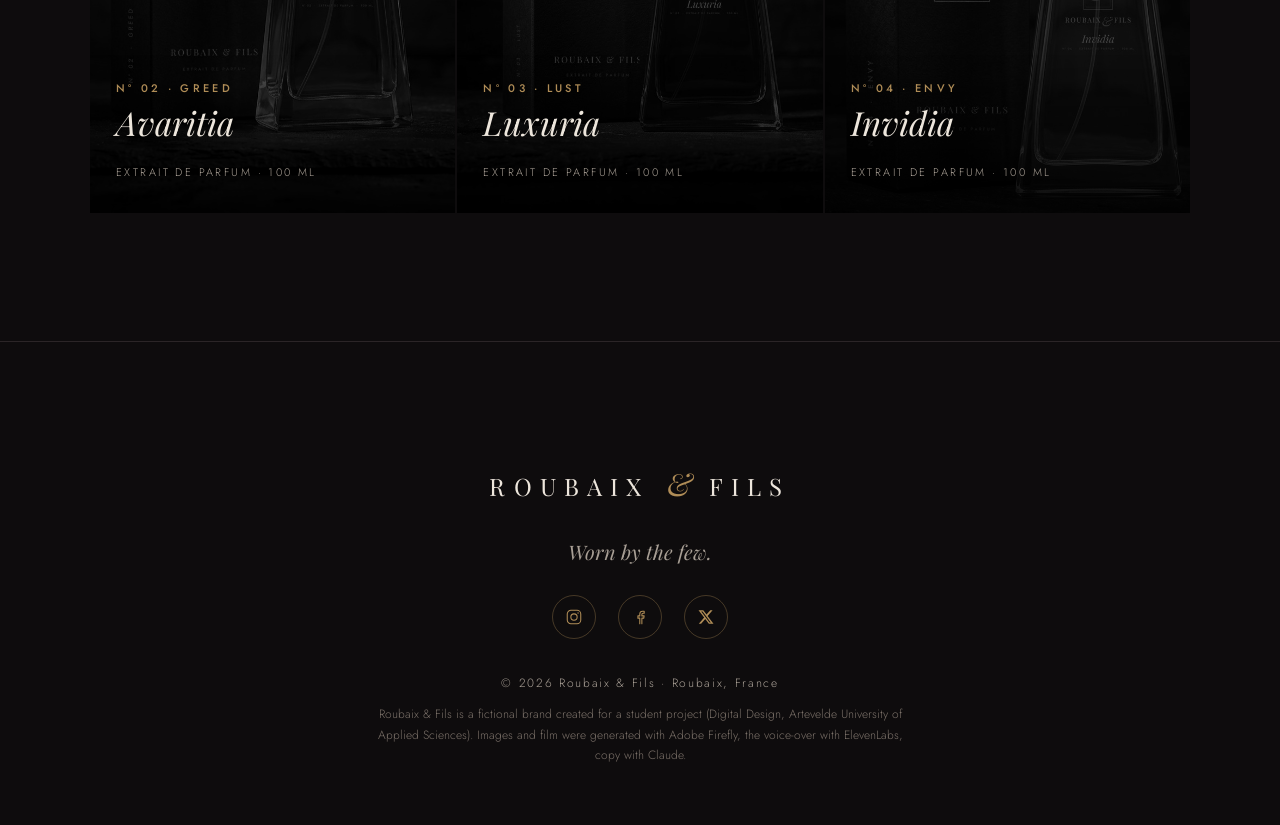
<file: superbia.html>
<!DOCTYPE html>
<html lang="en">
<head>
<meta charset="UTF-8">
<meta name="viewport" content="width=device-width, initial-scale=1.0">
<title>Superbia · Nº 01 · Roubaix &amp; Fils</title>
<meta name="description" content="Superbia is Latin for pride. Black pepper and leather, sealed in smoke that stays for hours. The darkest scent we make, for the man who never asks for permission.">
<link rel="canonical" href="https://droeffieee.github.io/roubaix-et-fils/superbia.html">
<meta name="theme-color" content="#0E0C0D">
<meta property="og:type" content="product">
<meta property="og:site_name" content="Roubaix &amp; Fils">
<meta property="og:title" content="Superbia · Nº 01 · Pride">
<meta property="og:description" content="Bows to no one. Superbia is Latin for pride. Black pepper and leather, sealed in smoke that stays for hours. The darkest scent we make, for the man who never asks for permission.">
<meta property="og:url" content="https://droeffieee.github.io/roubaix-et-fils/superbia.html">
<meta property="og:image" content="https://droeffieee.github.io/roubaix-et-fils/assets/superbia.jpg">
<meta name="twitter:card" content="summary_large_image">
<link rel="icon" href="assets/favicon.svg" type="image/svg+xml">
<link rel="icon" href="assets/favicon-32.png" sizes="32x32" type="image/png">
<link rel="apple-touch-icon" href="assets/apple-touch-icon.png">
<link rel="preconnect" href="https://fonts.googleapis.com">
<link rel="preconnect" href="https://fonts.gstatic.com" crossorigin>
<link href="https://fonts.googleapis.com/css2?family=Jost:wght@300;400;500&family=Playfair+Display:ital,wght@0,400;0,500;1,400;1,500&display=swap" rel="stylesheet">
<link rel="preload" as="image" href="assets/superbia.jpg">
<link rel="stylesheet" href="style.css">
<script type="application/ld+json">
{"@context":"https://schema.org","@type":"Product","name":"Superbia · Nº 01","category":"Extrait de Parfum","description":"Superbia is Latin for pride. Black pepper and leather, sealed in smoke that stays for hours. The darkest scent we make, for the man who never asks for permission.","image":"https://droeffieee.github.io/roubaix-et-fils/assets/superbia.jpg","brand":{"@type":"Brand","name":"Roubaix & Fils"},"url":"https://droeffieee.github.io/roubaix-et-fils/superbia.html"}
</script>
</head>
<body>
<div class="grain" aria-hidden="true"></div>
<div class="scrollline" aria-hidden="true"><span id="scrollBar"></span></div>
<div class="cursor" id="cursor" aria-hidden="true"></div>

<header class="nav" id="nav">
  <a class="wordmark" href="index.html" aria-label="Roubaix &amp; Fils, back to top">ROUBAIX <em>&amp;</em> FILS</a>
  <nav aria-label="Main">
    <ul class="nav__links">
      <li><a href="index.html#house">The House</a></li>
      <li><a href="index.html#collection">The Collection</a></li>
      <li><a href="index.html#film">The Film</a></li>
    </ul>
  </nav>
  <a class="btn btn--small" href="index.html#join">Join the few</a>
</header>

<main>
  <section class="product" style="--sin:#3a0f1c" aria-labelledby="product-title">
    <figure class="product__media">
      <img src="assets/superbia.jpg" alt="Superbia Nº 01, black bottle and black box on slate">
    </figure>
    <div class="product__info">
      <p class="label reveal">Nº 01 · Pride</p>
      <h1 id="product-title" class="product__name reveal">Superbia</h1>
      <p class="product__claim reveal">Bows to no one.</p>
      <p class="body reveal">Superbia is Latin for pride. Black pepper and leather, sealed in smoke that stays for hours. The darkest scent we make, for the man who never asks for permission.</p>
      <dl class="notes reveal">
        <div><dt>Top</dt><dd>Black pepper, bergamot</dd></div>
        <div><dt>Heart</dt><dd>Leather, cypriol</dd></div>
        <div><dt>Base</dt><dd>Birch tar, incense, patchouli</dd></div>
      </dl>
      <p class="product__meta reveal">Extrait de Parfum · 100 ml · Roubaix Smoke</p>
      <div class="product__ctas reveal">
        <a class="btn" href="index.html#join">Join the few</a>
        <a class="textlink product__back" href="index.html#collection">← Back to the collection</a>
      </div>
    </div>
  </section>

  <section class="others" aria-labelledby="others-title">
    <div class="section-head">
      <p class="label reveal">The Collection</p>
      <h2 id="others-title" class="h2 reveal">The other sins.</h2>
    </div>
    <ul class="cards">
      <li class="card reveal" style="--sin:#8a5a1c">
        <a class="card__link" href="avaritia.html" aria-label="Avaritia, discover the scent">
        <div class="card__media"><img src="assets/avaritia.jpg" alt="Avaritia Nº 02" loading="lazy"></div>
        <div class="card__sin" aria-hidden="true"></div>
        <div class="card__body">
          <p class="card__no">Nº 02 · Greed</p>
          <h3 class="card__name">Avaritia</h3>
          <p class="card__line">Warm, rich and golden, for the man who always wants a little more.</p>
          <p class="card__meta">Extrait de Parfum · 100 ml <span class="card__more">Discover →</span></p>
        </div>
        </a>
      </li>
      <li class="card reveal" style="--sin:#4b1f5e">
        <a class="card__link" href="luxuria.html" aria-label="Luxuria, discover the scent">
        <div class="card__media"><img src="assets/luxuria.jpg" alt="Luxuria Nº 03" loading="lazy"></div>
        <div class="card__sin" aria-hidden="true"></div>
        <div class="card__body">
          <p class="card__no">Nº 03 · Lust</p>
          <h3 class="card__name">Luxuria</h3>
          <p class="card__line">Close to the skin and hard to forget.</p>
          <p class="card__meta">Extrait de Parfum · 100 ml <span class="card__more">Discover →</span></p>
        </div>
        </a>
      </li>
      <li class="card reveal" style="--sin:#3d4521">
        <a class="card__link" href="invidia.html" aria-label="Invidia, discover the scent">
        <div class="card__media"><img src="assets/invidia.jpg" alt="Invidia Nº 04" loading="lazy"></div>
        <div class="card__sin" aria-hidden="true"></div>
        <div class="card__body">
          <p class="card__no">Nº 04 · Envy</p>
          <h3 class="card__name">Invidia</h3>
          <p class="card__line">The scent others will want for themselves.</p>
          <p class="card__meta">Extrait de Parfum · 100 ml <span class="card__more">Discover →</span></p>
        </div>
        </a>
      </li>
    </ul>
  </section>
</main>

<footer class="footer">
  <p class="wordmark wordmark--large">ROUBAIX <em>&amp;</em> FILS</p>
  <p class="footer__tag">Worn by the few.</p>
  <ul class="socials" aria-label="Roubaix &amp; Fils on social media">
    <li><a href="https://www.instagram.com/accounts/login/" target="_blank" rel="noopener" aria-label="Instagram"><svg viewBox="0 0 24 24" aria-hidden="true"><rect x="3" y="3" width="18" height="18" rx="5"/><circle cx="12" cy="12" r="4.2"/><circle cx="17.4" cy="6.6" r=".9" class="dot"/></svg></a></li>
    <li><a href="https://www.facebook.com/login/" target="_blank" rel="noopener" aria-label="Facebook"><svg viewBox="0 0 24 24" aria-hidden="true"><path d="M14.5 21v-7.5h2.6l.4-3h-3V8.6c0-.9.3-1.5 1.6-1.5h1.5V4.4c-.3 0-1.2-.1-2.2-.1-2.2 0-3.7 1.3-3.7 3.8v2.4H9.2v3h2.5V21"/></svg></a></li>
    <li><a href="https://x.com/i/flow/login" target="_blank" rel="noopener" aria-label="X"><svg viewBox="0 0 24 24" aria-hidden="true" class="fill"><path d="M17.75 3h3.07l-6.7 7.66L22 21h-6.17l-4.83-6.32L5.47 21H2.4l7.17-8.2L2 3h6.33l4.37 5.77L17.75 3zm-1.08 16.2h1.7L7.4 4.7H5.58l11.09 14.5z"/></svg></a></li>
  </ul>
  <p class="footer__copy">© 2026 Roubaix &amp; Fils · Roubaix, France</p>
  <p class="footer__note">Roubaix &amp; Fils is a fictional brand created for a student project (Digital Design, Artevelde University of Applied Sciences). Images and film were generated with Adobe Firefly, the voice-over with ElevenLabs, copy with Claude.</p>
</footer>

<script src="script.js"></script>
</body>
</html>
</file>
<file: style.css>
/* ==========================================================
   Roubaix & Fils · Dark by nature.
   ========================================================== */
:root {
  --noir: #0E0C0D;
  --noir-2: #141012;
  --soot: #2B2527;
  --bordeaux: #8A384D;
  --oxblood: #4A1A26;
  --brass: #B08D57;
  --bone: #EDE6DC;
  --bone-dim: #A89F95;
  --serif: 'Playfair Display', Georgia, 'Times New Roman', serif;
  --sans: 'Jost', 'Helvetica Neue', Arial, sans-serif;
  --ease: cubic-bezier(.22, .61, .36, 1);
  --slow: 1.2s;
  --gutter: clamp(20px, 5vw, 80px);
}

*, *::before, *::after { box-sizing: border-box; }
html { scroll-behavior: smooth; -webkit-text-size-adjust: 100%; }
body {
  margin: 0;
  background: var(--noir);
  color: var(--bone);
  font-family: var(--sans);
  font-weight: 300;
  font-size: 17px;
  line-height: 1.75;
  overflow-x: hidden;
  -webkit-font-smoothing: antialiased;
}
img, video { display: block; max-width: 100%; }
a { color: inherit; }
::selection { background: var(--bordeaux); color: var(--bone); }
:focus-visible { outline: 1px solid var(--brass); outline-offset: 4px; }

/* ---------- Intro (brandfilm) ---------- */
.intro { display: none; }
.has-intro body { overflow: hidden; }
.has-intro .intro {
  display: block;
  position: fixed; inset: 0; z-index: 100;
  background: #000;
  transition: opacity var(--slow) var(--ease), visibility 0s linear var(--slow);
}
.intro.is-leaving { opacity: 0; visibility: hidden; }
.intro__video { width: 100%; height: 100%; object-fit: cover; }
.intro__veil {
  position: absolute; inset: 0; pointer-events: none;
  background: linear-gradient(to top, rgba(14,12,13,.75) 0%, rgba(14,12,13,0) 28%);
}
.intro__btn {
  position: absolute; bottom: clamp(20px, 4vh, 40px);
  background: none; border: 0; padding: 10px 0;
  font: 500 12px/1 var(--sans); letter-spacing: .32em; text-transform: uppercase;
  color: var(--brass); cursor: pointer;
}
.intro__btn:hover { color: var(--bone); }
.intro__sound { left: var(--gutter); }
.intro__sound[aria-pressed="true"]::before { content: "· "; }
.intro__skip { right: var(--gutter); text-align: right; }
.intro__progress {
  display: block; width: 120px; height: 1px; margin-top: 12px;
  background: rgba(237,230,220,.18);
}
.intro__progress span { display: block; height: 100%; width: 0; background: var(--brass); }

/* ---------- Sfeerlagen ---------- */
.grain {
  position: fixed; inset: -50%; z-index: 90; pointer-events: none; opacity: .07;
  background-image: url("data:image/svg+xml,%3Csvg xmlns='http://www.w3.org/2000/svg' width='200' height='200'%3E%3Cfilter id='n'%3E%3CfeTurbulence type='fractalNoise' baseFrequency='.9' numOctaves='3' stitchTiles='stitch'/%3E%3C/filter%3E%3Crect width='100%25' height='100%25' filter='url(%23n)'/%3E%3C/svg%3E");
  animation: grain 1.2s steps(6) infinite;
}
@keyframes grain {
  0%   { transform: translate(0, 0); }
  20%  { transform: translate(-3%, 2%); }
  40%  { transform: translate(2%, -3%); }
  60%  { transform: translate(-2%, -1%); }
  80%  { transform: translate(3%, 3%); }
  100% { transform: translate(0, 0); }
}
.scrollline { position: fixed; top: 0; left: 0; right: 0; height: 1px; z-index: 60; }
.scrollline span { display: block; height: 100%; width: 0; background: var(--brass); }

.cursor {
  position: fixed; top: 0; left: 0; z-index: 95; pointer-events: none;
  width: 34px; height: 34px; margin: -17px 0 0 -17px;
  border: 1px solid var(--brass); border-radius: 50%;
  opacity: 0; transition: width .4s var(--ease), height .4s var(--ease), margin .4s var(--ease), opacity .4s, background .4s;
}
.cursor.is-on { opacity: .9; }
.cursor.is-hover { width: 64px; height: 64px; margin: -32px 0 0 -32px; background: rgba(176,141,87,.08); }
@media (hover: none), (pointer: coarse) { .cursor { display: none; } }

/* ---------- Typografie ---------- */
.wordmark {
  font-family: var(--serif); font-size: 19px; letter-spacing: .34em;
  text-decoration: none; white-space: nowrap;
}
.wordmark em { font-style: italic; color: var(--brass); letter-spacing: 0; font-size: 1.3em; margin: 0 .1em; }
.wordmark--large { font-size: clamp(18px, 2.4vw, 24px); }
.eyebrow, .label {
  font: 500 12px/1 var(--sans); letter-spacing: .34em; text-transform: uppercase; color: var(--brass);
  margin: 0 0 22px;
}
.label::after {
  content: ""; display: block; width: 56px; height: 1px; background: var(--brass); margin-top: 22px;
}
.section-head .label::after, .join .label::after { margin-left: auto; margin-right: auto; }
.h2 {
  font-family: var(--serif); font-style: italic; font-weight: 400;
  font-size: clamp(38px, 5.4vw, 76px); line-height: 1.05; margin: 0 0 28px; letter-spacing: -.01em;
}
.body { max-width: 34em; margin: 0 0 20px; color: #d9d0c4; }
.body--center { margin-left: auto; margin-right: auto; text-align: center; }
.small { font-size: 13px; letter-spacing: .06em; color: var(--bone-dim); margin-top: 26px; }

/* ---------- Knoppen ---------- */
.btn {
  display: inline-block; padding: 18px 34px;
  background: var(--bordeaux); color: var(--bone); text-decoration: none;
  font: 500 12px/1 var(--sans); letter-spacing: .32em; text-transform: uppercase;
  border: 1px solid var(--bordeaux); white-space: nowrap;
  transition: background .6s var(--ease), border-color .6s var(--ease), color .6s var(--ease);
}
.btn:hover { background: var(--oxblood); border-color: var(--brass); }
.btn--ghost { background: transparent; border-color: var(--brass); color: var(--brass); }
.btn--ghost:hover { background: rgba(176,141,87,.12); color: var(--bone); }
.btn--small { padding: 13px 22px; font-size: 11px; }
.textlink {
  background: none; border: 0; cursor: pointer; padding: 6px 0;
  font: 500 11px/1 var(--sans); letter-spacing: .3em; text-transform: uppercase; color: var(--brass);
  border-bottom: 1px solid rgba(176,141,87,.4);
}
.textlink:hover { color: var(--bone); }

/* ---------- Navigatie ---------- */
.nav {
  position: fixed; top: 0; left: 0; right: 0; z-index: 50;
  display: flex; align-items: center; justify-content: space-between; gap: 24px;
  padding: 22px var(--gutter);
  transition: background .8s var(--ease), padding .8s var(--ease), backdrop-filter .8s;
}
.nav.is-solid {
  background: rgba(14,12,13,.78); backdrop-filter: blur(14px); -webkit-backdrop-filter: blur(14px);
  padding-top: 14px; padding-bottom: 14px;
}
.nav__links { display: flex; gap: 38px; list-style: none; margin: 0; padding: 0; }
.nav__links a {
  font: 400 12px/1 var(--sans); letter-spacing: .28em; text-transform: uppercase;
  text-decoration: none; color: var(--bone-dim); transition: color .4s;
}
.nav__links a:hover { color: var(--bone); }
@media (max-width: 860px) { .nav__links { display: none; } .nav .wordmark { font-size: 16px; letter-spacing: .26em; } }

/* ---------- Hero ---------- */
.hero {
  position: relative; min-height: 100vh; min-height: 100svh;
  display: grid; place-items: center; text-align: center; overflow: hidden;
}
.hero__video { position: absolute; inset: 0; width: 100%; height: 100%; object-fit: cover; }
.hero__shade {
  position: absolute; inset: 0;
  background:
    radial-gradient(ellipse 60% 45% at center, rgba(14,12,13,.72) 0%, rgba(14,12,13,.45) 60%, rgba(14,12,13,.8) 100%),
    linear-gradient(to bottom, rgba(74,26,38,.45) 0%, rgba(14,12,13,.35) 45%, var(--noir) 100%);
}
.hero__content { position: relative; z-index: 2; padding: 120px var(--gutter) 90px; }
.logo { width: 58px; height: auto; margin: 0 auto 30px; opacity: .95; }
.hero__title {
  font-family: var(--serif); font-style: italic; font-weight: 400;
  font-size: clamp(56px, 11vw, 168px); line-height: .95; letter-spacing: -.02em; margin: 0 0 26px;
}
.hero__sub { font-size: clamp(16px, 1.6vw, 20px); color: #d9d0c4; margin: 0 auto 44px; max-width: 30em; }
.hero__ctas { display: flex; gap: 16px; justify-content: center; flex-wrap: wrap; }
.hero__scroll {
  position: absolute; bottom: 30px; left: 50%; z-index: 2; width: 1px; height: 64px;
  background: rgba(237,230,220,.2); overflow: hidden;
}
.hero__scroll span {
  position: absolute; left: 0; top: -40%; width: 1px; height: 40%; background: var(--brass);
  animation: drip 2.8s var(--ease) infinite;
}
@keyframes drip { 0% { top: -40%; } 100% { top: 100%; } }

/* ---------- The House ---------- */
.house {
  display: grid; grid-template-columns: 1.1fr 1fr; gap: clamp(40px, 7vw, 120px); align-items: center;
  padding: clamp(100px, 16vw, 200px) var(--gutter) clamp(60px, 10vw, 120px);
  max-width: 1400px; margin: 0 auto;
}
.house__media { margin: 0; overflow: hidden; aspect-ratio: 4 / 5; }
.house__media img { width: 100%; height: 118%; object-fit: cover; object-position: 50% 40%; will-change: transform; }
@media (max-width: 860px) { .house { grid-template-columns: 1fr; } .house__media { aspect-ratio: 4 / 3; } }

/* ---------- Quote ---------- */
.quote { padding: clamp(60px, 10vw, 140px) var(--gutter); text-align: center; }
.quote__text {
  font-family: var(--serif); font-style: italic; margin: 0;
  font-size: clamp(40px, 8vw, 120px); line-height: 1.02; letter-spacing: -.02em;
}
.quote__text span { display: block; }
.quote__text span:nth-child(2) { color: var(--brass); }

/* ---------- Collection ---------- */
.collection, .film { padding: clamp(80px, 12vw, 160px) var(--gutter); }
.section-head { text-align: center; max-width: 900px; margin: 0 auto clamp(48px, 7vw, 90px); }
.cards {
  list-style: none; margin: 0 auto; padding: 0; max-width: 1400px;
  display: grid; grid-template-columns: repeat(4, 1fr); gap: 2px;
}
@media (max-width: 1100px) { .cards { grid-template-columns: repeat(2, 1fr); } }
@media (max-width: 560px)  { .cards { grid-template-columns: 1fr; } }
.card { position: relative; background: #000; overflow: hidden; aspect-ratio: 3 / 4.4; outline-offset: -1px; cursor: default; }
.card__media { position: absolute; inset: 0; }
.card__media img {
  width: 100%; height: 100%; object-fit: cover;
  filter: grayscale(1) brightness(.32);
  transform: scale(1.04);
  transition: filter 1.6s var(--ease), transform 2.4s var(--ease);
}
.card__sin {
  position: absolute; inset: 0;
  background: linear-gradient(to top, var(--sin) 0%, rgba(0,0,0,0) 65%);
  opacity: 0; mix-blend-mode: screen; transition: opacity 1.6s var(--ease);
}
.card__body {
  position: absolute; left: 0; right: 0; bottom: 0; padding: 28px 26px 30px;
  background: linear-gradient(to top, rgba(0,0,0,.85), rgba(0,0,0,0));
}
.card__no { font: 500 11px/1 var(--sans); letter-spacing: .3em; text-transform: uppercase; color: var(--brass); margin: 0 0 12px; }
.card__name { font-family: var(--serif); font-style: italic; font-weight: 400; font-size: clamp(30px, 2.6vw, 40px); margin: 0 0 10px; line-height: 1; }
.card__line {
  font-size: 15px; line-height: 1.6; color: #d9d0c4; margin: 0 0 14px;
  max-height: 0; opacity: 0; overflow: hidden; transition: max-height 1.2s var(--ease), opacity 1.2s var(--ease);
}
.card__meta { font-size: 11px; letter-spacing: .22em; text-transform: uppercase; color: var(--bone-dim); margin: 0; }
.card:hover .card__media img, .card:focus .card__media img, .card:focus-within .card__media img, .card.is-open .card__media img {
  filter: grayscale(0) brightness(.95); transform: scale(1.1);
}
.card:hover .card__sin, .card:focus .card__sin, .card.is-open .card__sin { opacity: .9; }
.card:hover .card__line, .card:focus .card__line, .card.is-open .card__line { max-height: 7em; opacity: 1; }
@media (hover: none) { .card .card__line { max-height: 7em; opacity: 1; } }

/* ---------- Film ---------- */
.film { text-align: center; background: linear-gradient(to bottom, var(--noir), var(--noir-2) 50%, var(--noir)); }
.film__frame { max-width: 1180px; margin: 0 auto 34px; aspect-ratio: 16 / 9; background: #000; border: 1px solid rgba(176,141,87,.25); }
.film__frame video { width: 100%; height: 100%; object-fit: cover; }

/* ---------- Join ---------- */
.join { position: relative; overflow: hidden; padding: clamp(110px, 16vw, 200px) var(--gutter); text-align: center; }
.join__bg {
  position: absolute; inset: -10%;
  background: url("assets/rook.jpg") center / cover no-repeat;
  opacity: .55; filter: brightness(.8);
  animation: smoke 26s ease-in-out infinite alternate;
}
.join::after {
  content: ""; position: absolute; inset: 0; pointer-events: none;
  background: radial-gradient(ellipse at center, rgba(14,12,13,.35), var(--noir) 78%);
}
@keyframes smoke { 0% { transform: scale(1) translate(0, 0); } 100% { transform: scale(1.12) translate(-2%, -3%); } }
.join__inner { position: relative; z-index: 2; max-width: 640px; margin: 0 auto; }
.join__form { margin: 40px auto 0; max-width: 460px; text-align: left; }

/* ---------- Footer ---------- */
.footer { padding: 90px var(--gutter) 60px; text-align: center; border-top: 1px solid var(--soot); }
.footer__tag { font-family: var(--serif); font-style: italic; color: var(--bone-dim); font-size: 20px; margin: 14px 0 26px; }
.footer__copy { font-size: 12px; letter-spacing: .14em; color: var(--bone-dim); margin: 34px 0 10px; }
.footer__note { font-size: 12px; line-height: 1.7; color: #7A7068; max-width: 46em; margin: 0 auto; }

/* ---------- Reveal ---------- */
.reveal { opacity: 0; transform: translateY(28px); transition: opacity 1.4s var(--ease), transform 1.4s var(--ease); }
.reveal.is-in { opacity: 1; transform: none; }
.quote__text.reveal span { opacity: 0; transform: translateX(-40px); transition: opacity 1.4s var(--ease), transform 1.6s var(--ease); }
.quote__text.reveal.is-in span { opacity: 1; transform: none; }
.quote__text.reveal.is-in span:nth-child(2) { transition-delay: .25s; }
.quote__text.reveal.is-in span:nth-child(3) { transition-delay: .5s; }
.cards .card.reveal:nth-child(2) { transition-delay: .12s; }
.cards .card.reveal:nth-child(3) { transition-delay: .24s; }
.cards .card.reveal:nth-child(4) { transition-delay: .36s; }

/* ---------- Minder beweging ---------- */
@media (prefers-reduced-motion: reduce) {
  html { scroll-behavior: auto; }
  *, *::before, *::after { animation: none !important; transition-duration: .01ms !important; }
  .reveal, .quote__text.reveal span { opacity: 1; transform: none; }
  .grain { display: none; }
}

/* ---------- Kaart als link ---------- */
.card__link { position: absolute; inset: 0; display: block; color: inherit; text-decoration: none; }
.card__more { float: right; color: var(--brass); letter-spacing: .2em; opacity: 0; transition: opacity 1s var(--ease); }
.card:hover .card__more, .card:focus-within .card__more { opacity: 1; }
@media (hover: none) { .card__more { opacity: 1; } }
.card:focus-within .card__media img { filter: grayscale(0) brightness(.95); transform: scale(1.1); }
.card:focus-within .card__sin { opacity: .9; }
.card:focus-within .card__line { max-height: 7em; opacity: 1; }

/* ---------- Socials ---------- */
.socials { list-style: none; display: flex; justify-content: center; gap: 22px; margin: 0 0 30px; padding: 0; }
.socials a { display: grid; place-items: center; width: 44px; height: 44px; border: 1px solid rgba(176,141,87,.35); border-radius: 50%; transition: border-color .5s, background .5s; }
.socials a:hover, .socials a:focus-visible { border-color: var(--brass); background: rgba(176,141,87,.1); }
.socials svg { width: 18px; height: 18px; fill: none; stroke: var(--brass); stroke-width: 1.4; stroke-linecap: round; stroke-linejoin: round; }
.socials svg .dot { fill: var(--brass); stroke: none; }
.socials svg.fill { fill: var(--brass); stroke: none; }

/* ---------- Productpagina ---------- */
.product { position: relative; min-height: 100vh; display: grid; grid-template-columns: 1.05fr 1fr; align-items: stretch; }
.product::before { content: ""; position: absolute; inset: 0; pointer-events: none; background: radial-gradient(ellipse at 75% 40%, var(--sin) 0%, rgba(14,12,13,0) 60%); opacity: .55; }
.product__media { position: relative; margin: 0; overflow: hidden; min-height: 70vh; }
.product__media img { position: absolute; inset: 0; width: 100%; height: 100%; object-fit: cover; animation: slowzoom 18s var(--ease) forwards; }
.product__media::after { content: ""; position: absolute; inset: 0; background: linear-gradient(to right, rgba(14,12,13,0) 60%, var(--noir) 100%); }
@keyframes slowzoom { from { transform: scale(1.08); } to { transform: scale(1); } }
.product__info { position: relative; z-index: 2; padding: clamp(110px, 14vh, 160px) var(--gutter) 80px clamp(30px, 5vw, 80px); align-self: center; }
.product__name { font-family: var(--serif); font-style: italic; font-weight: 400; font-size: clamp(64px, 9vw, 140px); line-height: .95; letter-spacing: -.02em; margin: 0 0 18px; }
.product__claim { font-family: var(--serif); font-style: italic; font-size: clamp(22px, 2.4vw, 32px); color: var(--brass); margin: 0 0 30px; }
.notes { margin: 38px 0 34px; padding: 0; max-width: 32em; }
.notes div { display: grid; grid-template-columns: 90px 1fr; gap: 20px; padding: 16px 0; border-top: 1px solid rgba(176,141,87,.25); }
.notes div:last-child { border-bottom: 1px solid rgba(176,141,87,.25); }
.notes dt { font: 500 11px/1.9 var(--sans); letter-spacing: .3em; text-transform: uppercase; color: var(--brass); }
.notes dd { margin: 0; color: #d9d0c4; }
.product__meta { font-size: 12px; letter-spacing: .24em; text-transform: uppercase; color: var(--bone-dim); margin: 0 0 34px; }
.product__ctas { display: flex; gap: 16px; flex-wrap: wrap; align-items: center; }
.product__back { margin-left: 8px; }
.others { padding: clamp(80px, 10vw, 130px) var(--gutter); }
.others .cards { grid-template-columns: repeat(3, 1fr); max-width: 1100px; }
@media (max-width: 900px) {
  .product { grid-template-columns: 1fr; }
  .product__media { min-height: 62vh; }
  .product__media::after { background: linear-gradient(to bottom, rgba(14,12,13,0) 55%, var(--noir) 100%); }
  .product__info { padding-top: 10px; }
  .others .cards { grid-template-columns: 1fr; }
}

@media (max-width: 480px) {
  .nav { gap: 12px; }
  .nav .wordmark { font-size: 14px; letter-spacing: .2em; }
  .btn--small { padding: 11px 14px; letter-spacing: .2em; font-size: 10px; }
}
</file>
